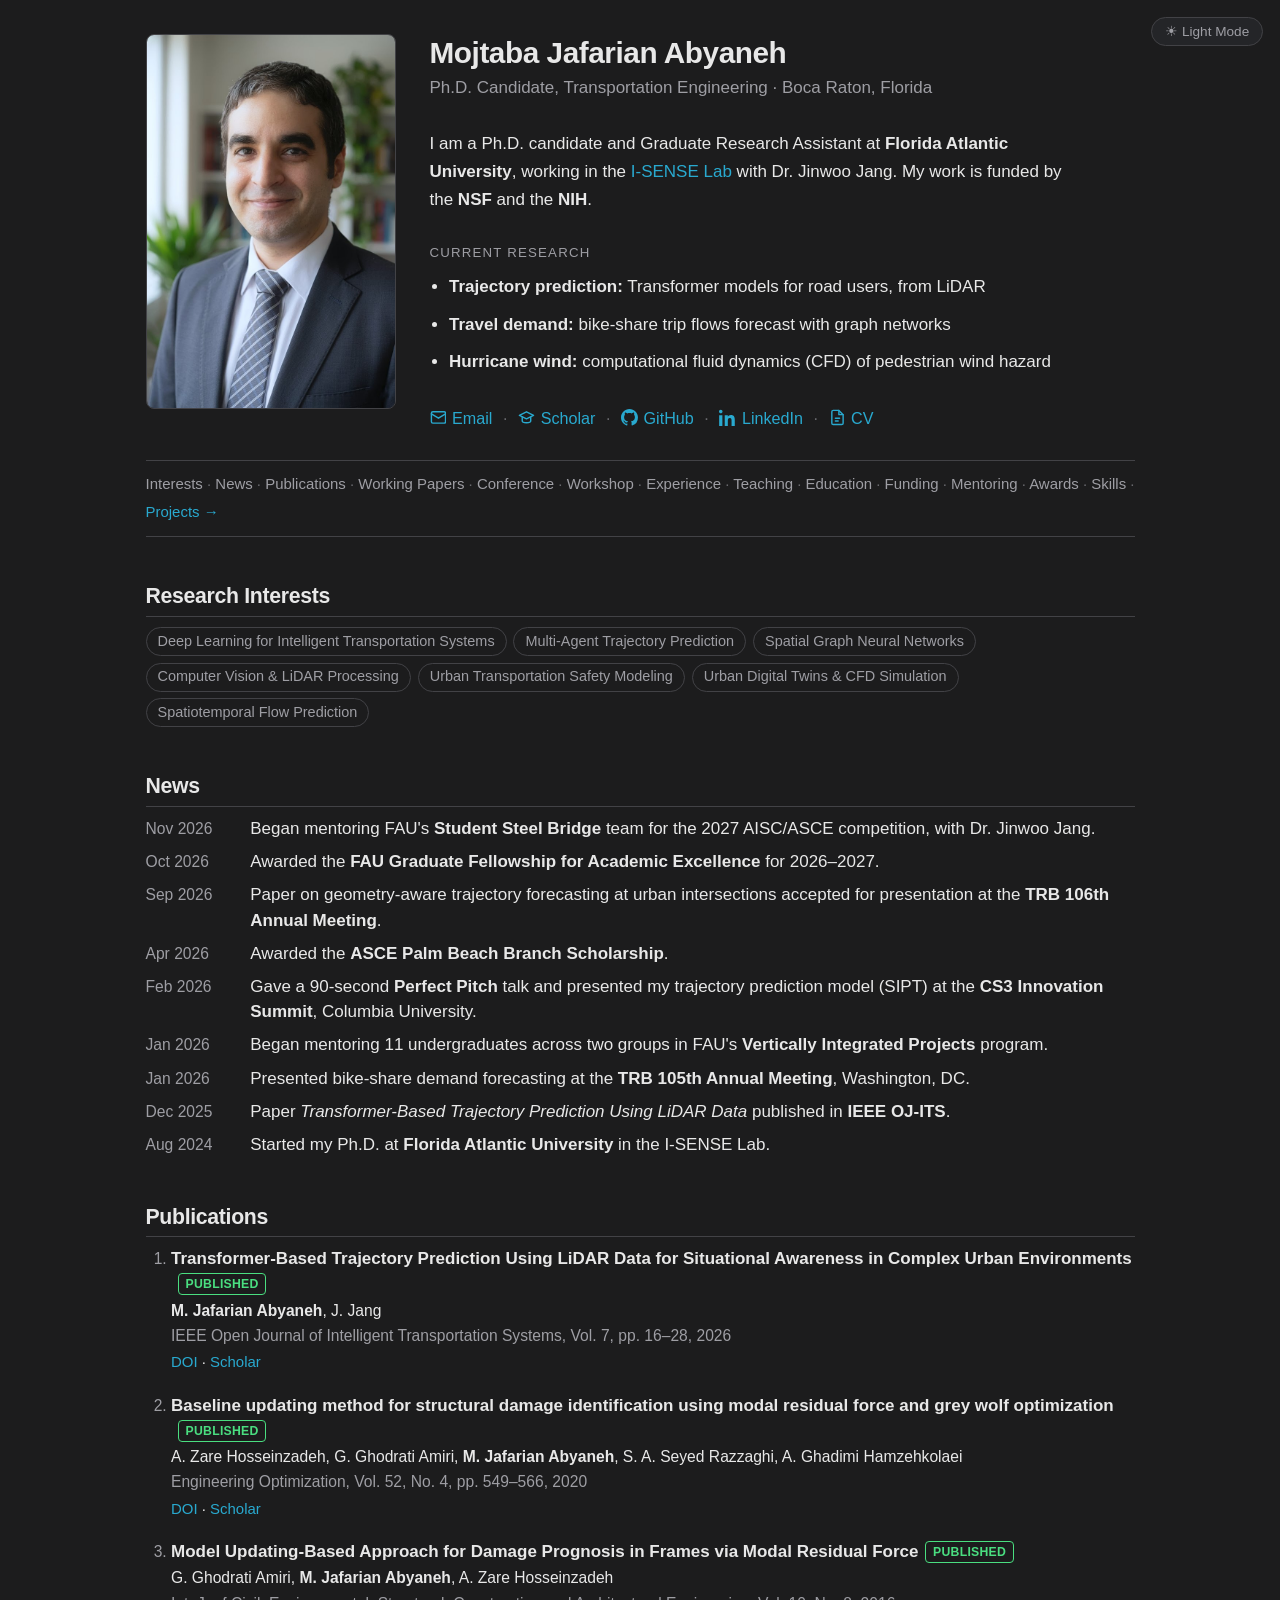
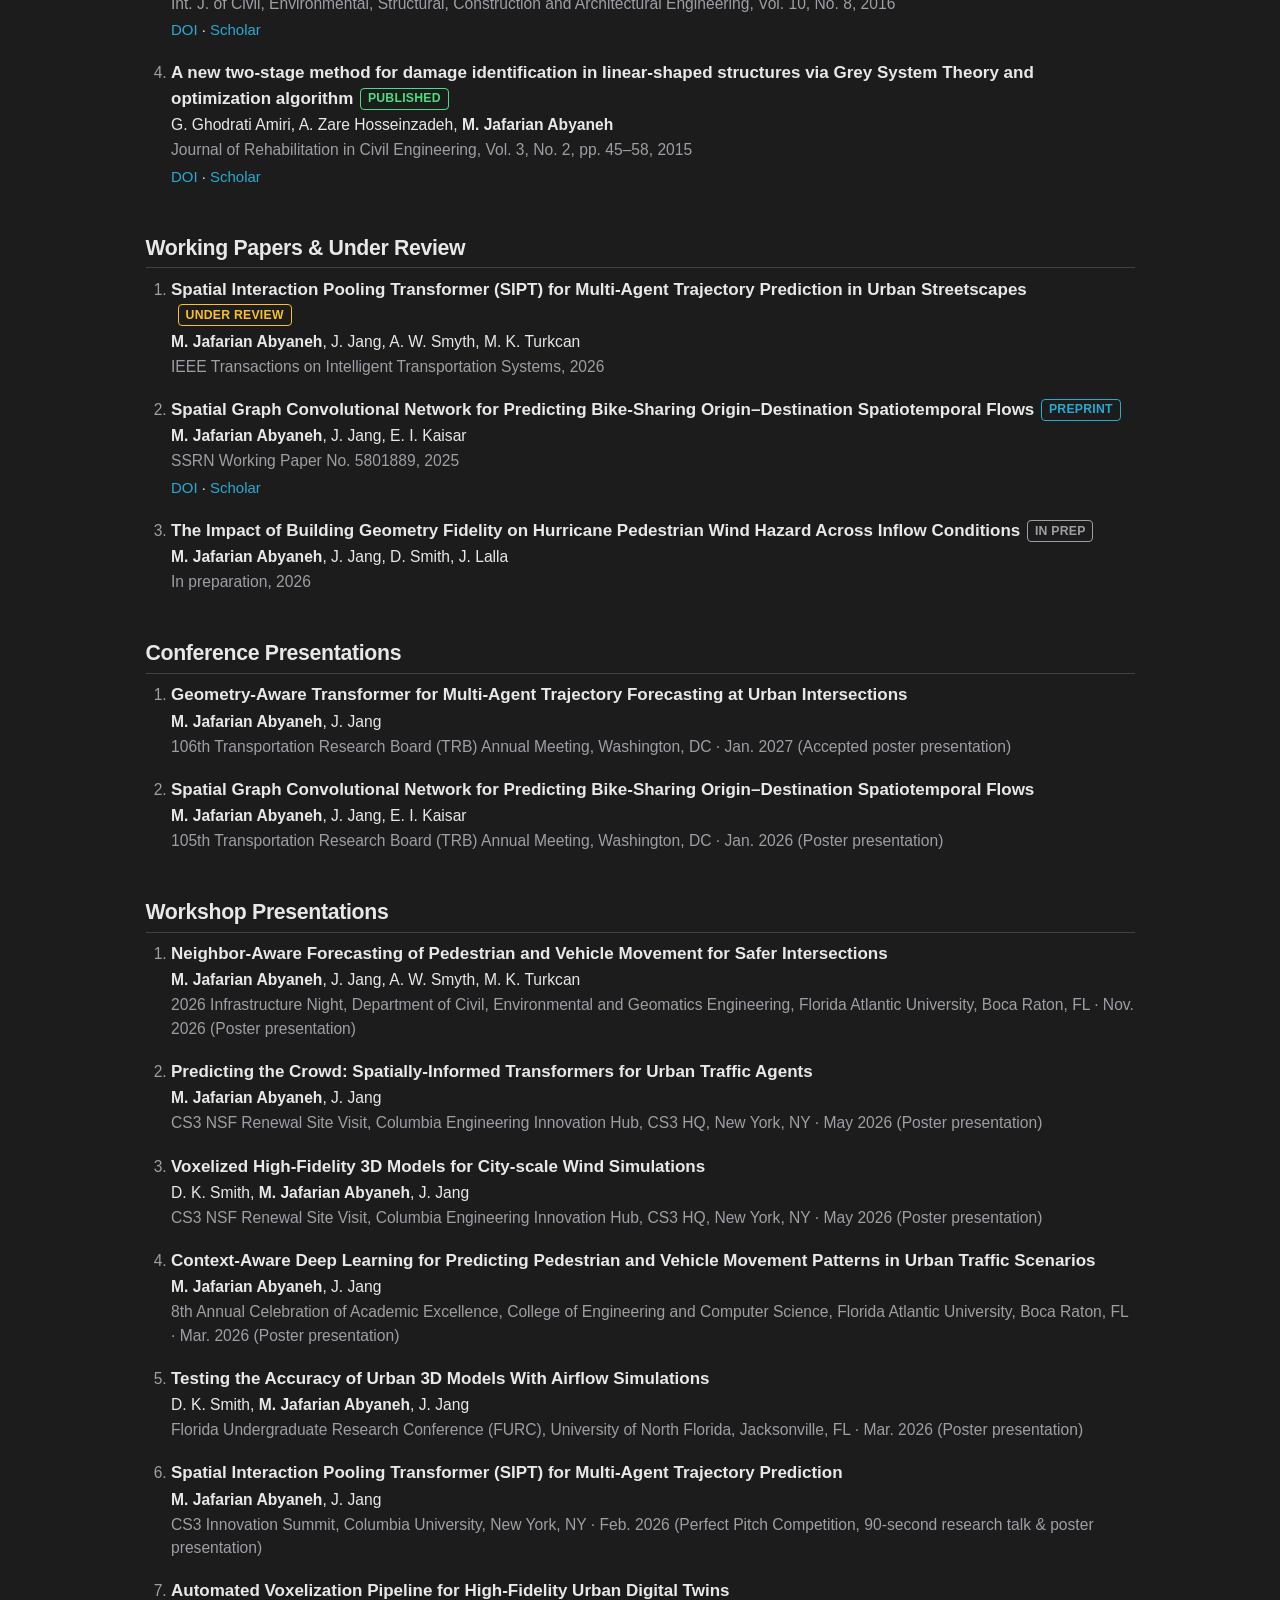
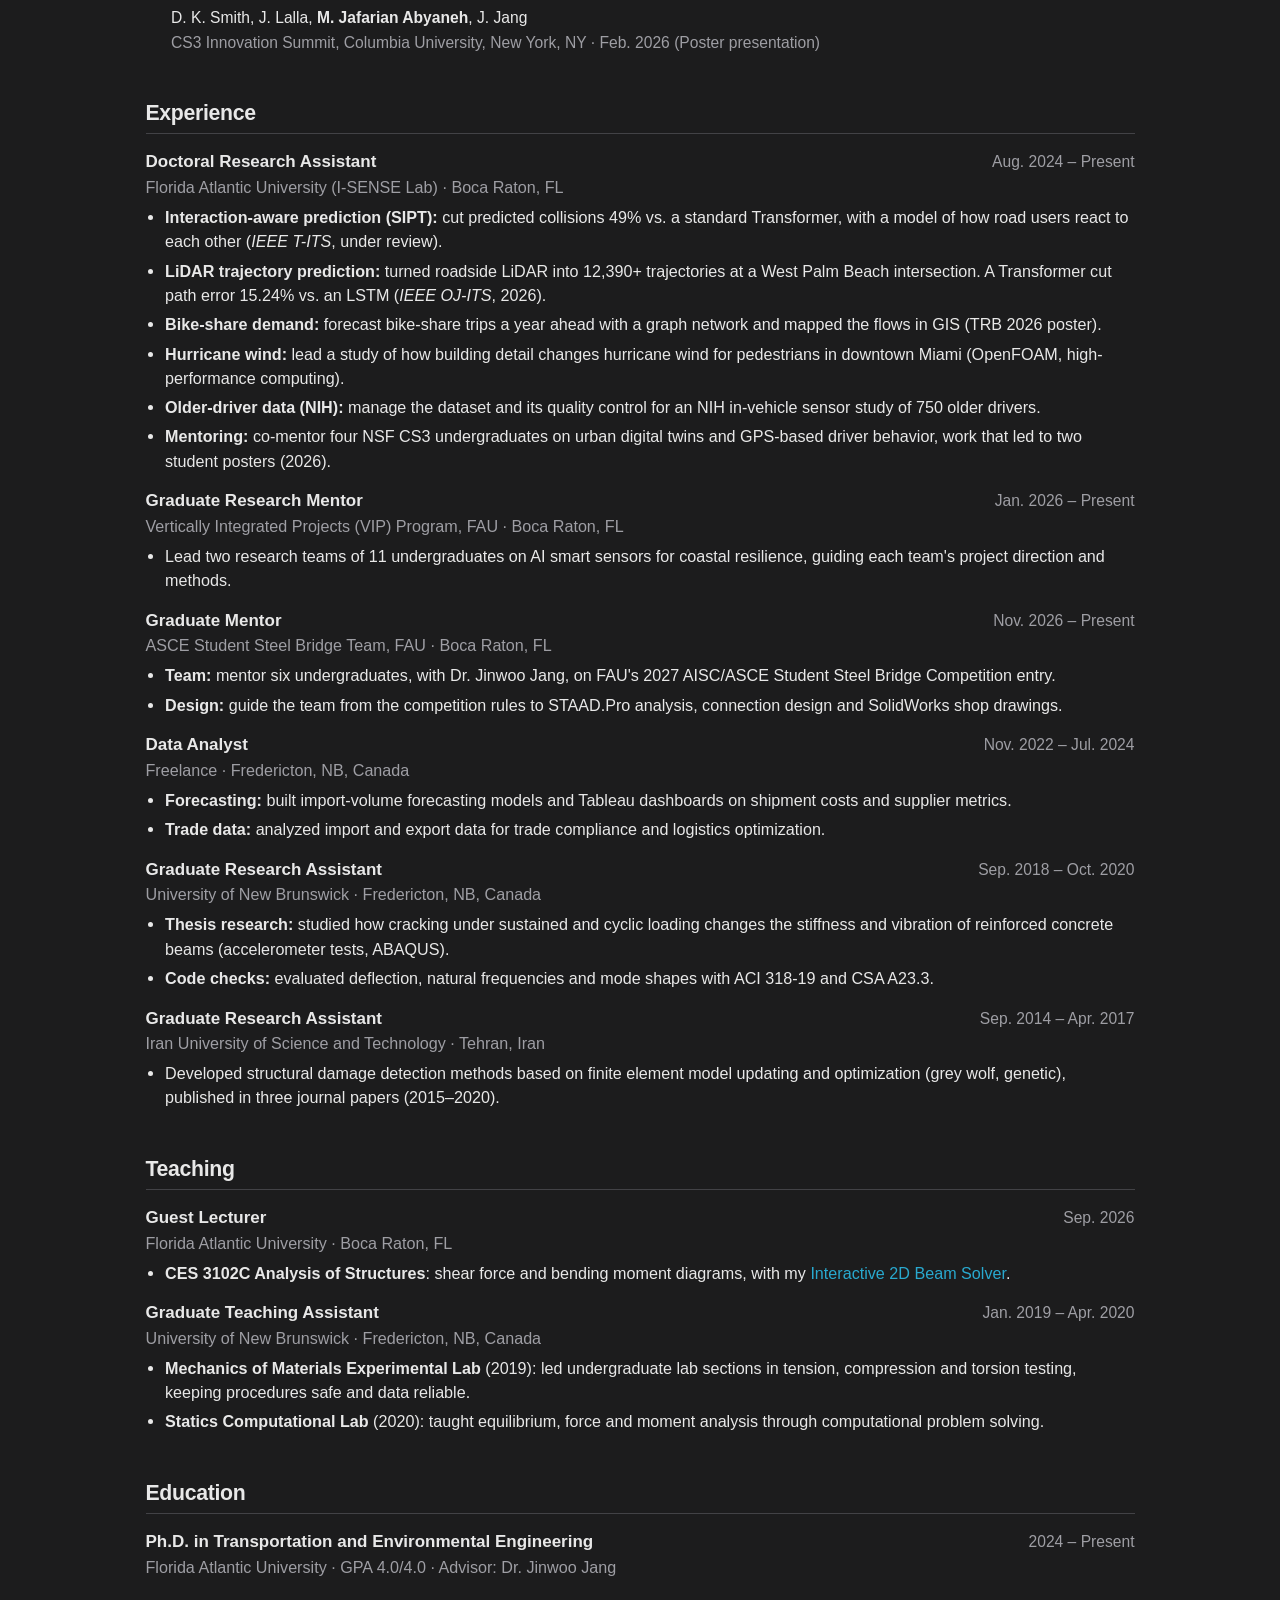
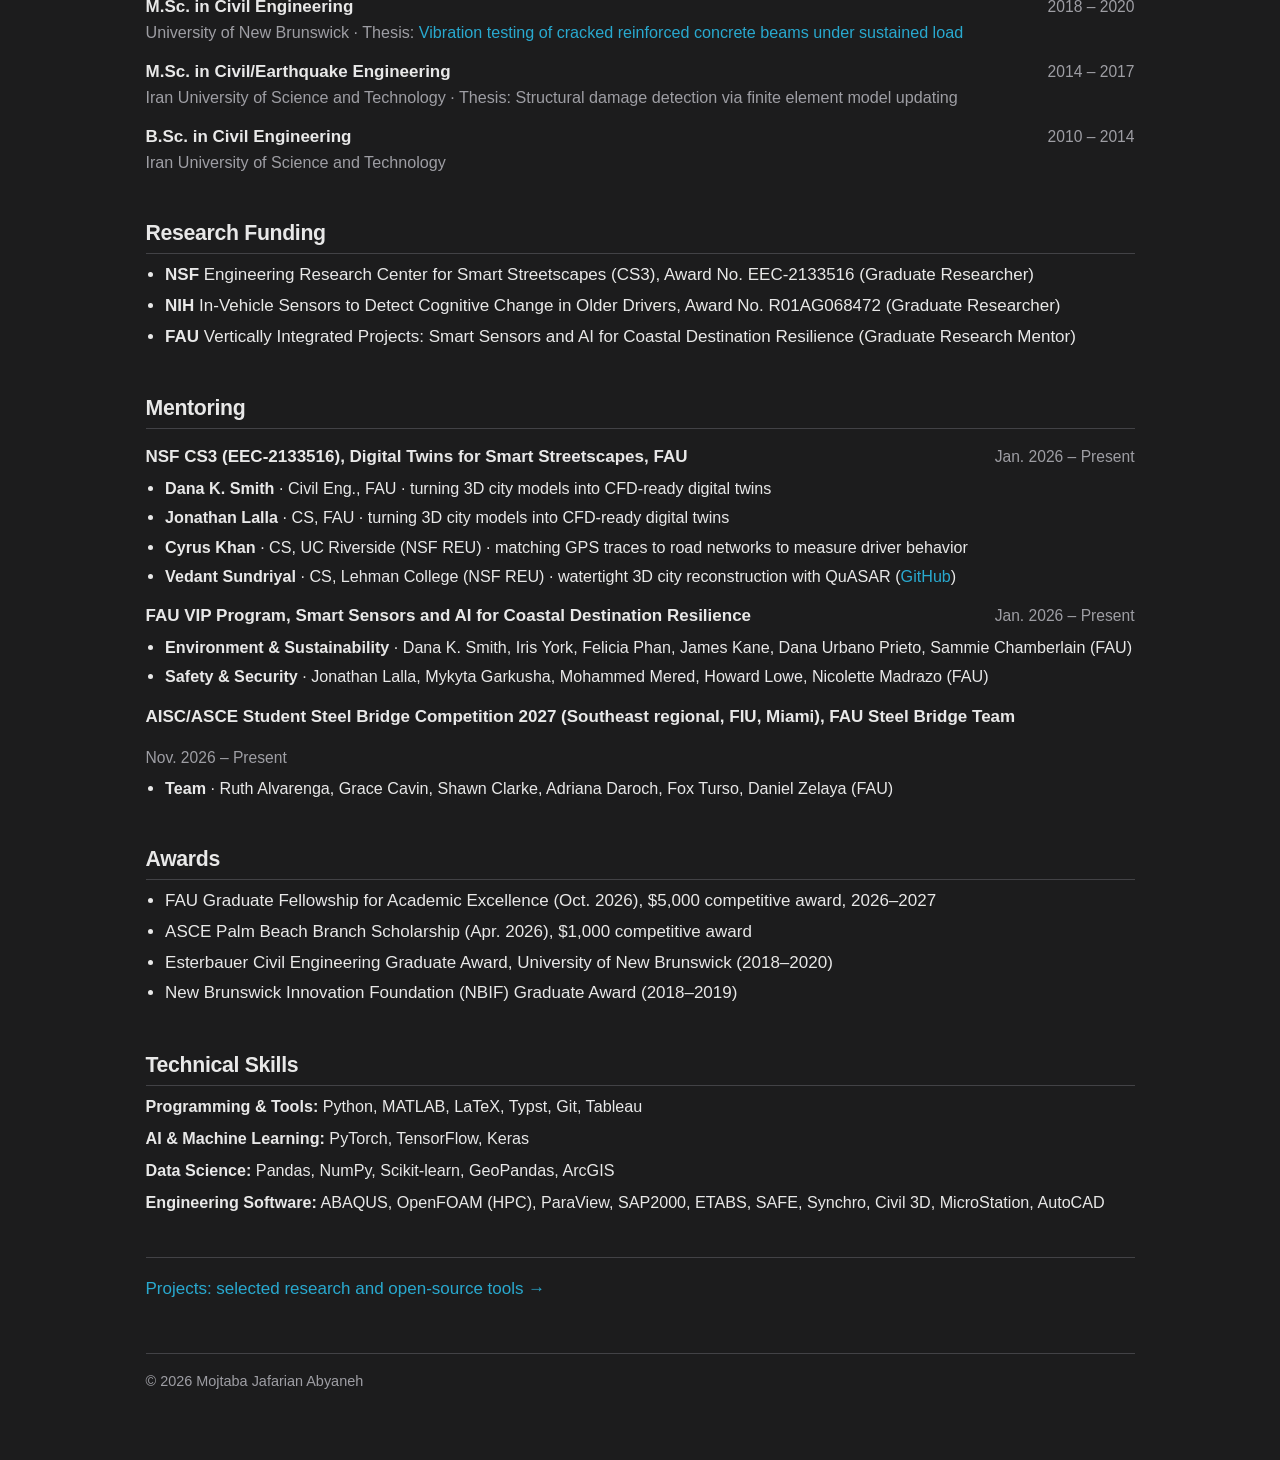
<file: index.html>
<!doctype html>
<html lang="en">
  <head>
    <meta charset="UTF-8" />
    <meta name="viewport" content="width=device-width, initial-scale=1.0" />

    <title>Mojtaba Jafarian Abyaneh | Ph.D. Candidate, Transportation Engineering</title>
    <meta name="description" content="I am a Ph.D. candidate and Graduate Research Assistant at Florida Atlantic University, working in the I-SENSE Lab with Dr. Jinwoo Jang. My work is funded by the NSF and the NIH." />
    <meta name="author" content="Mojtaba Jafarian Abyaneh" />
    <meta name="robots" content="index, follow, max-image-preview:large" />
    <link rel="canonical" href="https://mojtaba-ja.github.io/" />
    <meta name="google-site-verification" content="B2QqojRW1LKfEUjStZuc9L0hT_cprjbRgYsFQrWjpzM" />
    <meta name="msvalidate.01" content="AF2042ABB00E720DFEB8D8479C84F0A4" />


    <meta property="og:type" content="website" />
    <meta property="og:site_name" content="Mojtaba Jafarian Abyaneh" />
    <meta property="og:title" content="Mojtaba Jafarian Abyaneh | Ph.D. Candidate, Transportation Engineering" />
    <meta property="og:description" content="I am a Ph.D. candidate and Graduate Research Assistant at Florida Atlantic University, working in the I-SENSE Lab with Dr. Jinwoo Jang. My work is funded by the NSF and the NIH." />
    <meta property="og:url" content="https://mojtaba-ja.github.io/" />
    <meta property="og:image" content="https://mojtaba-ja.github.io/assets/profile.jpg" />
    <meta name="twitter:card" content="summary" />
    <meta name="twitter:title" content="Mojtaba Jafarian Abyaneh | Ph.D. Candidate, Transportation Engineering" />
    <meta name="twitter:description" content="I am a Ph.D. candidate and Graduate Research Assistant at Florida Atlantic University, working in the I-SENSE Lab with Dr. Jinwoo Jang. My work is funded by the NSF and the NIH." />
    <meta name="twitter:image" content="https://mojtaba-ja.github.io/assets/profile.jpg" />

    <link rel="icon" type="image/png" sizes="192x192" href="assets/favicon.png?v=98e14004" />
    <link rel="apple-touch-icon" href="assets/favicon.png?v=98e14004" />
    <link rel="stylesheet" href="assets/style.css?v=04615970" />

    <script type="application/ld+json">
{
  "@context": "https://schema.org",
  "@type": "Person",
  "name": "Mojtaba Jafarian Abyaneh",
  "alternateName": [
    "Mojtaba Jafarian",
    "M. Jafarian Abyaneh"
  ],
  "url": "https://mojtaba-ja.github.io/",
  "image": "https://mojtaba-ja.github.io/assets/profile.jpg",
  "jobTitle": "Ph.D. Candidate, Transportation Engineering",
  "homeLocation": {
    "@type": "Place",
    "name": "Boca Raton, Florida"
  },
  "description": "I am a Ph.D. candidate and Graduate Research Assistant at Florida Atlantic University, working in the I-SENSE Lab with Dr. Jinwoo Jang. My work is funded by the NSF and the NIH.",
  "affiliation": {
    "@type": "CollegeOrUniversity",
    "name": "Florida Atlantic University",
    "url": "https://www.fau.edu/"
  },
  "alumniOf": [
    {
      "@type": "CollegeOrUniversity",
      "name": "University of New Brunswick"
    },
    {
      "@type": "CollegeOrUniversity",
      "name": "Iran University of Science and Technology"
    }
  ],
  "knowsAbout": [
    "Deep Learning for Intelligent Transportation Systems",
    "Multi-Agent Trajectory Prediction",
    "Spatial Graph Neural Networks",
    "Computer Vision & LiDAR Processing",
    "Urban Transportation Safety Modeling",
    "Urban Digital Twins & CFD Simulation",
    "Spatiotemporal Flow Prediction"
  ],
  "sameAs": [
    "https://scholar.google.com/citations?user=VOvMEmIAAAAJ&hl=en",
    "https://github.com/mojtaba-ja",
    "https://linkedin.com/in/mojtaba-ja",
    "https://orcid.org/0009-0006-0556-5520"
  ]
}
    </script>

    <script>
      // Apply the saved theme before first paint, so the page never flashes.
      (function () {
        try {
          var t = localStorage.getItem("theme");
          if (t === "light" || t === "dark")
            document.documentElement.setAttribute("data-theme", t);
        } catch (e) {}
      })();
    </script>
  </head>

  <body>
    <button id="theme-toggle" type="button">
      <span class="when-dark">&#9728;&#65038; Light Mode</span>
      <span class="when-light">&#9789; Dark Mode</span>
    </button>
    <main class="container">

    <header class="masthead">
      <img class="avatar" src="assets/profile.jpg" alt="Mojtaba Jafarian Abyaneh" width="250" height="375">
      <div class="identity">
        <h1>Mojtaba Jafarian Abyaneh</h1>
        <div class="subtitle">Ph.D. Candidate, Transportation Engineering <span class="sep">&middot;</span> Boca Raton, Florida</div>
        <p>I am a Ph.D. candidate and Graduate Research Assistant at
        <strong>Florida Atlantic University</strong>, working in the
        <a href="https://www.fau.edu/research/smart/" target="_blank" rel="noopener">I-SENSE Lab</a>
        with Dr. Jinwoo Jang. My work is funded by the <strong>NSF</strong> and
        the <strong>NIH</strong>.</p>
        
        <div class="lede-title">Current research</div>
        <ul class="lede-points"><li><strong>Trajectory prediction:</strong> Transformer models for road users, from LiDAR</li><li><strong>Travel demand:</strong> bike-share trip flows forecast with graph networks</li><li><strong>Hurricane wind:</strong> computational fluid dynamics (CFD) of pedestrian wind hazard</li></ul>
        <div class="linkrow"><a href="mailto:mjafarianaby2023@fau.edu"><svg viewBox="0 0 24 24" fill="none" stroke="currentColor" stroke-width="2" stroke-linecap="round" stroke-linejoin="round" aria-hidden="true"><rect x="2" y="4" width="20" height="16" rx="2"/><path d="m2 7 10 6 10-6"/></svg>Email</a><span class="sep">&middot;</span><a href="https://scholar.google.com/citations?user=VOvMEmIAAAAJ&hl=en" target="_blank" rel="noopener noreferrer"><svg viewBox="0 0 24 24" fill="none" stroke="currentColor" stroke-width="2" stroke-linecap="round" stroke-linejoin="round" aria-hidden="true"><path d="M12 4 2 9l10 5 10-5-10-5Z"/><path d="M6 11.5V17c0 1.3 2.7 2.5 6 2.5s6-1.2 6-2.5v-5.5"/></svg>Scholar</a><span class="sep">&middot;</span><a href="https://github.com/mojtaba-ja" target="_blank" rel="noopener noreferrer"><svg viewBox="0 0 16 16" fill="currentColor" aria-hidden="true"><path d="M8 0C3.58 0 0 3.58 0 8c0 3.54 2.29 6.53 5.47 7.59.4.07.55-.17.55-.38 0-.19-.01-.82-.01-1.49-2.01.37-2.53-.49-2.69-.94-.09-.23-.48-.94-.82-1.13-.28-.15-.68-.52-.01-.53.63-.01 1.08.58 1.23.82.72 1.21 1.87.87 2.33.66.07-.52.28-.87.51-1.07-1.78-.2-3.64-.89-3.64-3.95 0-.87.31-1.59.82-2.15-.08-.2-.36-1.02.08-2.12 0 0 .67-.21 2.2.82.64-.18 1.32-.27 2-.27s1.36.09 2 .27c1.53-1.04 2.2-.82 2.2-.82.44 1.1.16 1.92.08 2.12.51.56.82 1.27.82 2.15 0 3.07-1.87 3.75-3.65 3.95.29.25.54.73.54 1.48 0 1.07-.01 1.93-.01 2.2 0 .21.15.46.55.38A8.01 8.01 0 0 0 16 8c0-4.42-3.58-8-8-8Z"/></svg>GitHub</a><span class="sep">&middot;</span><a href="https://linkedin.com/in/mojtaba-ja" target="_blank" rel="noopener noreferrer"><svg viewBox="0 0 24 24" fill="currentColor" aria-hidden="true"><path d="M4.98 3.5C4.98 4.88 3.87 6 2.5 6S0 4.88 0 3.5 1.12 1 2.5 1s2.48 1.12 2.48 2.5ZM.22 8.98h4.56V24H.22V8.98Zm7.9 0h4.37v2.05h.06c.61-1.15 2.1-2.36 4.32-2.36 4.62 0 5.47 3.04 5.47 7V24h-4.56v-7.38c0-1.76-.03-4.02-2.45-4.02-2.45 0-2.83 1.92-2.83 3.9V24H8.12V8.98Z"/></svg>LinkedIn</a><span class="sep">&middot;</span><a href="assets/cv.pdf" target="_blank" rel="noopener noreferrer"><svg viewBox="0 0 24 24" fill="none" stroke="currentColor" stroke-width="2" stroke-linecap="round" stroke-linejoin="round" aria-hidden="true"><path d="M14 2H6a2 2 0 0 0-2 2v16a2 2 0 0 0 2 2h12a2 2 0 0 0 2-2V8Z"/><path d="M14 2v6h6"/><path d="M9 13h6M9 17h4"/></svg>CV</a></div>
      </div>
    </header>
<nav class="sectionnav" aria-label="Sections"><a href="#interests">Interests</a><span class="sep"> &middot; </span><a href="#news">News</a><span class="sep"> &middot; </span><a href="#publications">Publications</a><span class="sep"> &middot; </span><a href="#working-papers">Working Papers</a><span class="sep"> &middot; </span><a href="#conference">Conference</a><span class="sep"> &middot; </span><a href="#workshop">Workshop</a><span class="sep"> &middot; </span><a href="#experience">Experience</a><span class="sep"> &middot; </span><a href="#teaching">Teaching</a><span class="sep"> &middot; </span><a href="#education">Education</a><span class="sep"> &middot; </span><a href="#funding">Funding</a><span class="sep"> &middot; </span><a href="#mentoring">Mentoring</a><span class="sep"> &middot; </span><a href="#awards">Awards</a><span class="sep"> &middot; </span><a href="#skills">Skills</a><span class="sep"> &middot; </span><a class="navcv" href="projects/">Projects &rarr;</a></nav>
<section id="interests"><h2>Research Interests</h2><div class="tags"><span class="tag">Deep Learning for Intelligent Transportation Systems</span><span class="tag">Multi-Agent Trajectory Prediction</span><span class="tag">Spatial Graph Neural Networks</span><span class="tag">Computer Vision &amp; LiDAR Processing</span><span class="tag">Urban Transportation Safety Modeling</span><span class="tag">Urban Digital Twins &amp; CFD Simulation</span><span class="tag">Spatiotemporal Flow Prediction</span></div></section>
<section id="news"><h2>News</h2><ul class="news"><li><span class="when">Nov 2026</span><span class="what">Began mentoring FAU's <strong>Student Steel Bridge</strong> team for the 2027 AISC/ASCE competition, with Dr. Jinwoo Jang.</span></li><li><span class="when">Oct 2026</span><span class="what">Awarded the <strong>FAU Graduate Fellowship for Academic Excellence</strong> for 2026–2027.</span></li><li><span class="when">Sep 2026</span><span class="what">Paper on geometry-aware trajectory forecasting at urban intersections accepted for presentation at the <strong>TRB 106th Annual Meeting</strong>.</span></li><li><span class="when">Apr 2026</span><span class="what">Awarded the <strong>ASCE Palm Beach Branch Scholarship</strong>.</span></li><li><span class="when">Feb 2026</span><span class="what">Gave a 90-second <strong>Perfect Pitch</strong> talk and presented my trajectory prediction model (SIPT) at the <strong>CS3 Innovation Summit</strong>, Columbia University.</span></li><li><span class="when">Jan 2026</span><span class="what">Began mentoring 11 undergraduates across two groups in FAU's <strong>Vertically Integrated Projects</strong> program.</span></li><li><span class="when">Jan 2026</span><span class="what">Presented bike-share demand forecasting at the <strong>TRB 105th Annual Meeting</strong>, Washington, DC.</span></li><li><span class="when">Dec 2025</span><span class="what">Paper <em>Transformer-Based Trajectory Prediction Using LiDAR Data</em> published in <strong>IEEE OJ-ITS</strong>.</span></li><li><span class="when">Aug 2024</span><span class="what">Started my Ph.D. at <strong>Florida Atlantic University</strong> in the I-SENSE Lab.</span></li></ul></section>
<section id="publications"><h2>Publications</h2><ol class="pubs">
        <li>
          <div class="pub-title"><a href="https://doi.org/10.1109/OJITS.2025.3640002" target="_blank" rel="noopener noreferrer">Transformer-Based Trajectory Prediction Using LiDAR Data for Situational Awareness in Complex Urban Environments</a><span class="badge badge-published">Published</span></div>
          <div class="pub-authors"><strong>M. Jafarian Abyaneh</strong>, J. Jang</div>
          <div class="pub-venue">IEEE Open Journal of Intelligent Transportation Systems, Vol. 7, pp. 16–28, 2026</div>
          <div class="pub-links"><a href="https://doi.org/10.1109/OJITS.2025.3640002" target="_blank" rel="noopener noreferrer">DOI</a><span class="sep"> &middot; </span><a href="https://scholar.google.com/citations?view_op=view_citation&hl=en&user=VOvMEmIAAAAJ&citation_for_view=VOvMEmIAAAAJ:Tyk-4Ss8FVUC" target="_blank" rel="noopener noreferrer">Scholar</a></div>
        </li>
        <li>
          <div class="pub-title"><a href="https://doi.org/10.1080/0305215X.2019.1593400" target="_blank" rel="noopener noreferrer">Baseline updating method for structural damage identification using modal residual force and grey wolf optimization</a><span class="badge badge-published">Published</span></div>
          <div class="pub-authors">A. Zare Hosseinzadeh, G. Ghodrati Amiri, <strong>M. Jafarian Abyaneh</strong>, S. A. Seyed Razzaghi, A. Ghadimi Hamzehkolaei</div>
          <div class="pub-venue">Engineering Optimization, Vol. 52, No. 4, pp. 549–566, 2020</div>
          <div class="pub-links"><a href="https://doi.org/10.1080/0305215X.2019.1593400" target="_blank" rel="noopener noreferrer">DOI</a><span class="sep"> &middot; </span><a href="https://scholar.google.com/citations?view_op=view_citation&hl=en&user=VOvMEmIAAAAJ&citation_for_view=VOvMEmIAAAAJ:u-x6o8ySG0sC" target="_blank" rel="noopener noreferrer">Scholar</a></div>
        </li>
        <li>
          <div class="pub-title"><a href="https://doi.org/10.5281/zenodo.1125800" target="_blank" rel="noopener noreferrer">Model Updating-Based Approach for Damage Prognosis in Frames via Modal Residual Force</a><span class="badge badge-published">Published</span></div>
          <div class="pub-authors">G. Ghodrati Amiri, <strong>M. Jafarian Abyaneh</strong>, A. Zare Hosseinzadeh</div>
          <div class="pub-venue">Int. J. of Civil, Environmental, Structural, Construction and Architectural Engineering, Vol. 10, No. 8, 2016</div>
          <div class="pub-links"><a href="https://doi.org/10.5281/zenodo.1125800" target="_blank" rel="noopener noreferrer">DOI</a><span class="sep"> &middot; </span><a href="https://scholar.google.com/citations?view_op=view_citation&hl=en&user=VOvMEmIAAAAJ&citation_for_view=VOvMEmIAAAAJ:u5HHmVD_uO8C" target="_blank" rel="noopener noreferrer">Scholar</a></div>
        </li>
        <li>
          <div class="pub-title"><a href="https://doi.org/10.22075/jrce.2016.369" target="_blank" rel="noopener noreferrer">A new two-stage method for damage identification in linear-shaped structures via Grey System Theory and optimization algorithm</a><span class="badge badge-published">Published</span></div>
          <div class="pub-authors">G. Ghodrati Amiri, A. Zare Hosseinzadeh, <strong>M. Jafarian Abyaneh</strong></div>
          <div class="pub-venue">Journal of Rehabilitation in Civil Engineering, Vol. 3, No. 2, pp. 45–58, 2015</div>
          <div class="pub-links"><a href="https://doi.org/10.22075/jrce.2016.369" target="_blank" rel="noopener noreferrer">DOI</a><span class="sep"> &middot; </span><a href="https://scholar.google.com/citations?view_op=view_citation&hl=en&user=VOvMEmIAAAAJ&citation_for_view=VOvMEmIAAAAJ:d1gkVwhDpl0C" target="_blank" rel="noopener noreferrer">Scholar</a></div>
        </li></ol></section>
<section id="working-papers"><h2>Working Papers &amp; Under Review</h2><ol class="pubs">
        <li>
          <div class="pub-title">Spatial Interaction Pooling Transformer (SIPT) for Multi-Agent Trajectory Prediction in Urban Streetscapes<span class="badge badge-review">Under Review</span></div>
          <div class="pub-authors"><strong>M. Jafarian Abyaneh</strong>, J. Jang, A. W. Smyth, M. K. Turkcan</div>
          <div class="pub-venue">IEEE Transactions on Intelligent Transportation Systems, 2026</div>
          
        </li>
        <li>
          <div class="pub-title"><a href="https://doi.org/10.2139/ssrn.5801889" target="_blank" rel="noopener noreferrer">Spatial Graph Convolutional Network for Predicting Bike-Sharing Origin–Destination Spatiotemporal Flows</a><span class="badge badge-preprint">Preprint</span></div>
          <div class="pub-authors"><strong>M. Jafarian Abyaneh</strong>, J. Jang, E. I. Kaisar</div>
          <div class="pub-venue">SSRN Working Paper No. 5801889, 2025</div>
          <div class="pub-links"><a href="https://doi.org/10.2139/ssrn.5801889" target="_blank" rel="noopener noreferrer">DOI</a><span class="sep"> &middot; </span><a href="https://scholar.google.com/citations?view_op=view_citation&hl=en&user=VOvMEmIAAAAJ&citation_for_view=VOvMEmIAAAAJ:IjCSPb-OGe4C" target="_blank" rel="noopener noreferrer">Scholar</a></div>
        </li>
        <li>
          <div class="pub-title">The Impact of Building Geometry Fidelity on Hurricane Pedestrian Wind Hazard Across Inflow Conditions<span class="badge badge-prep">In Prep</span></div>
          <div class="pub-authors"><strong>M. Jafarian Abyaneh</strong>, J. Jang, D. Smith, J. Lalla</div>
          <div class="pub-venue">In preparation, 2026</div>
          
        </li></ol></section>
<section id="conference"><h2>Conference Presentations</h2><ol class="pubs">
        <li>
          <div class="pub-title">Geometry-Aware Transformer for Multi-Agent Trajectory Forecasting at Urban Intersections</div>
          <div class="pub-authors"><strong>M. Jafarian Abyaneh</strong>, J. Jang</div>
          <div class="pub-venue">106th Transportation Research Board (TRB) Annual Meeting, Washington, DC &middot; Jan. 2027 <span class="muted">(Accepted poster presentation)</span></div>
        </li>
        <li>
          <div class="pub-title">Spatial Graph Convolutional Network for Predicting Bike-Sharing Origin–Destination Spatiotemporal Flows</div>
          <div class="pub-authors"><strong>M. Jafarian Abyaneh</strong>, J. Jang, E. I. Kaisar</div>
          <div class="pub-venue">105th Transportation Research Board (TRB) Annual Meeting, Washington, DC &middot; Jan. 2026 <span class="muted">(Poster presentation)</span></div>
        </li></ol></section>
<section id="workshop"><h2>Workshop Presentations</h2><ol class="pubs">
        <li>
          <div class="pub-title">Neighbor-Aware Forecasting of Pedestrian and Vehicle Movement for Safer Intersections</div>
          <div class="pub-authors"><strong>M. Jafarian Abyaneh</strong>, J. Jang, A. W. Smyth, M. K. Turkcan</div>
          <div class="pub-venue">2026 Infrastructure Night, Department of Civil, Environmental and Geomatics Engineering, Florida Atlantic University, Boca Raton, FL &middot; Nov. 2026 <span class="muted">(Poster presentation)</span></div>
        </li>
        <li>
          <div class="pub-title">Predicting the Crowd: Spatially-Informed Transformers for Urban Traffic Agents</div>
          <div class="pub-authors"><strong>M. Jafarian Abyaneh</strong>, J. Jang</div>
          <div class="pub-venue">CS3 NSF Renewal Site Visit, Columbia Engineering Innovation Hub, CS3 HQ, New York, NY &middot; May 2026 <span class="muted">(Poster presentation)</span></div>
        </li>
        <li>
          <div class="pub-title">Voxelized High-Fidelity 3D Models for City-scale Wind Simulations</div>
          <div class="pub-authors">D. K. Smith, <strong>M. Jafarian Abyaneh</strong>, J. Jang</div>
          <div class="pub-venue">CS3 NSF Renewal Site Visit, Columbia Engineering Innovation Hub, CS3 HQ, New York, NY &middot; May 2026 <span class="muted">(Poster presentation)</span></div>
        </li>
        <li>
          <div class="pub-title">Context-Aware Deep Learning for Predicting Pedestrian and Vehicle Movement Patterns in Urban Traffic Scenarios</div>
          <div class="pub-authors"><strong>M. Jafarian Abyaneh</strong>, J. Jang</div>
          <div class="pub-venue">8th Annual Celebration of Academic Excellence, College of Engineering and Computer Science, Florida Atlantic University, Boca Raton, FL &middot; Mar. 2026 <span class="muted">(Poster presentation)</span></div>
        </li>
        <li>
          <div class="pub-title">Testing the Accuracy of Urban 3D Models With Airflow Simulations</div>
          <div class="pub-authors">D. K. Smith, <strong>M. Jafarian Abyaneh</strong>, J. Jang</div>
          <div class="pub-venue">Florida Undergraduate Research Conference (FURC), University of North Florida, Jacksonville, FL &middot; Mar. 2026 <span class="muted">(Poster presentation)</span></div>
        </li>
        <li>
          <div class="pub-title">Spatial Interaction Pooling Transformer (SIPT) for Multi-Agent Trajectory Prediction</div>
          <div class="pub-authors"><strong>M. Jafarian Abyaneh</strong>, J. Jang</div>
          <div class="pub-venue">CS3 Innovation Summit, Columbia University, New York, NY &middot; Feb. 2026 <span class="muted">(Perfect Pitch Competition, 90-second research talk &amp; poster presentation)</span></div>
        </li>
        <li>
          <div class="pub-title">Automated Voxelization Pipeline for High-Fidelity Urban Digital Twins</div>
          <div class="pub-authors">D. K. Smith, J. Lalla, <strong>M. Jafarian Abyaneh</strong>, J. Jang</div>
          <div class="pub-venue">CS3 Innovation Summit, Columbia University, New York, NY &middot; Feb. 2026 <span class="muted">(Poster presentation)</span></div>
        </li></ol></section>
<section id="experience"><h2>Experience</h2>
      <div class="entry">
        <div class="entry-head">
          <span class="entry-role">Doctoral Research Assistant</span>
          <span class="entry-when">Aug. 2024 – Present</span>
        </div>
        <div class="entry-org">Florida Atlantic University (I-SENSE Lab) &middot; Boca Raton, FL</div>
        <ul><li><strong>Interaction-aware prediction (SIPT):</strong> cut predicted collisions 49% vs. a standard Transformer, with a model of how road users react to each other (<em>IEEE T-ITS</em>, under review).</li><li><strong>LiDAR trajectory prediction:</strong> turned roadside LiDAR into 12,390+ trajectories at a West Palm Beach intersection. A Transformer cut path error 15.24% vs. an LSTM (<em>IEEE OJ-ITS</em>, 2026).</li><li><strong>Bike-share demand:</strong> forecast bike-share trips a year ahead with a graph network and mapped the flows in GIS (TRB 2026 poster).</li><li><strong>Hurricane wind:</strong> lead a study of how building detail changes hurricane wind for pedestrians in downtown Miami (OpenFOAM, high-performance computing).</li><li><strong>Older-driver data (NIH):</strong> manage the dataset and its quality control for an NIH in-vehicle sensor study of 750 older drivers.</li><li><strong>Mentoring:</strong> co-mentor four NSF CS3 undergraduates on urban digital twins and GPS-based driver behavior, work that led to two student posters (2026).</li></ul>
      </div>
      <div class="entry">
        <div class="entry-head">
          <span class="entry-role">Graduate Research Mentor</span>
          <span class="entry-when">Jan. 2026 – Present</span>
        </div>
        <div class="entry-org">Vertically Integrated Projects (VIP) Program, FAU &middot; Boca Raton, FL</div>
        <ul><li>Lead two research teams of 11 undergraduates on AI smart sensors for coastal resilience, guiding each team's project direction and methods.</li></ul>
      </div>
      <div class="entry">
        <div class="entry-head">
          <span class="entry-role">Graduate Mentor</span>
          <span class="entry-when">Nov. 2026 – Present</span>
        </div>
        <div class="entry-org">ASCE Student Steel Bridge Team, FAU &middot; Boca Raton, FL</div>
        <ul><li><strong>Team:</strong> mentor six undergraduates, with Dr. Jinwoo Jang, on FAU's 2027 AISC/ASCE Student Steel Bridge Competition entry.</li><li><strong>Design:</strong> guide the team from the competition rules to STAAD.Pro analysis, connection design and SolidWorks shop drawings.</li></ul>
      </div>
      <div class="entry">
        <div class="entry-head">
          <span class="entry-role">Data Analyst</span>
          <span class="entry-when">Nov. 2022 – Jul. 2024</span>
        </div>
        <div class="entry-org">Freelance &middot; Fredericton, NB, Canada</div>
        <ul><li><strong>Forecasting:</strong> built import-volume forecasting models and Tableau dashboards on shipment costs and supplier metrics.</li><li><strong>Trade data:</strong> analyzed import and export data for trade compliance and logistics optimization.</li></ul>
      </div>
      <div class="entry">
        <div class="entry-head">
          <span class="entry-role">Graduate Research Assistant</span>
          <span class="entry-when">Sep. 2018 – Oct. 2020</span>
        </div>
        <div class="entry-org">University of New Brunswick &middot; Fredericton, NB, Canada</div>
        <ul><li><strong>Thesis research:</strong> studied how cracking under sustained and cyclic loading changes the stiffness and vibration of reinforced concrete beams (accelerometer tests, ABAQUS).</li><li><strong>Code checks:</strong> evaluated deflection, natural frequencies and mode shapes with ACI 318-19 and CSA A23.3.</li></ul>
      </div>
      <div class="entry">
        <div class="entry-head">
          <span class="entry-role">Graduate Research Assistant</span>
          <span class="entry-when">Sep. 2014 – Apr. 2017</span>
        </div>
        <div class="entry-org">Iran University of Science and Technology &middot; Tehran, Iran</div>
        <ul><li>Developed structural damage detection methods based on finite element model updating and optimization (grey wolf, genetic), published in three journal papers (2015–2020).</li></ul>
      </div></section>
<section id="teaching"><h2>Teaching</h2>
      <div class="entry">
        <div class="entry-head">
          <span class="entry-role">Guest Lecturer</span>
          <span class="entry-when">Sep. 2026</span>
        </div>
        <div class="entry-org">Florida Atlantic University &middot; Boca Raton, FL</div>
        <ul><li><strong>CES 3102C Analysis of Structures</strong>: shear force and bending moment diagrams, with my <a href="https://mojtaba-ja.github.io/interactive-2d-beam-solver/" target="_blank" rel="noopener">Interactive 2D Beam Solver</a>.</li></ul>
      </div>
      <div class="entry">
        <div class="entry-head">
          <span class="entry-role">Graduate Teaching Assistant</span>
          <span class="entry-when">Jan. 2019 – Apr. 2020</span>
        </div>
        <div class="entry-org">University of New Brunswick &middot; Fredericton, NB, Canada</div>
        <ul><li><strong>Mechanics of Materials Experimental Lab</strong> (2019): led undergraduate lab sections in tension, compression and torsion testing, keeping procedures safe and data reliable.</li><li><strong>Statics Computational Lab</strong> (2020): taught equilibrium, force and moment analysis through computational problem solving.</li></ul>
      </div></section>
<section id="education"><h2>Education</h2>
      <div class="entry">
        <div class="entry-head">
          <span class="entry-role">Ph.D. in Transportation and Environmental Engineering</span>
          <span class="entry-when">2024 – Present</span>
        </div>
        <div class="entry-org">Florida Atlantic University &middot; GPA 4.0/4.0 · Advisor: Dr. Jinwoo Jang</div>
      </div>
      <div class="entry">
        <div class="entry-head">
          <span class="entry-role">M.Sc. in Civil Engineering</span>
          <span class="entry-when">2018 – 2020</span>
        </div>
        <div class="entry-org">University of New Brunswick &middot; Thesis: <a href="https://scholar.google.com/citations?view_op=view_citation&hl=en&user=VOvMEmIAAAAJ&citation_for_view=VOvMEmIAAAAJ:UeHWp8X0CEIC" target="_blank" rel="noopener">Vibration testing of cracked reinforced concrete beams under sustained load</a></div>
      </div>
      <div class="entry">
        <div class="entry-head">
          <span class="entry-role">M.Sc. in Civil/Earthquake Engineering</span>
          <span class="entry-when">2014 – 2017</span>
        </div>
        <div class="entry-org">Iran University of Science and Technology &middot; Thesis: Structural damage detection via finite element model updating</div>
      </div>
      <div class="entry">
        <div class="entry-head">
          <span class="entry-role">B.Sc. in Civil Engineering</span>
          <span class="entry-when">2010 – 2014</span>
        </div>
        <div class="entry-org">Iran University of Science and Technology</div>
      </div></section>
<section id="funding"><h2>Research Funding</h2><ul><li><strong>NSF</strong> Engineering Research Center for Smart Streetscapes (CS3), Award No. EEC-2133516 (Graduate Researcher)</li><li><strong>NIH</strong> In-Vehicle Sensors to Detect Cognitive Change in Older Drivers, Award No. R01AG068472 (Graduate Researcher)</li><li><strong>FAU</strong> Vertically Integrated Projects: Smart Sensors and AI for Coastal Destination Resilience (Graduate Research Mentor)</li></ul></section>
<section id="mentoring"><h2>Mentoring</h2>
      <div class="entry">
        <div class="entry-head">
          <span class="entry-role">NSF CS3 (EEC-2133516), Digital Twins for Smart Streetscapes, FAU</span>
          <span class="entry-when">Jan. 2026 – Present</span>
        </div>
        <ul class="roster"><li><strong>Dana K. Smith</strong> &middot; Civil Eng., FAU &middot; turning 3D city models into CFD-ready digital twins</li><li><strong>Jonathan Lalla</strong> &middot; CS, FAU &middot; turning 3D city models into CFD-ready digital twins</li><li><strong>Cyrus Khan</strong> &middot; CS, UC Riverside (NSF REU) &middot; matching GPS traces to road networks to measure driver behavior</li><li><strong>Vedant Sundriyal</strong> &middot; CS, Lehman College (NSF REU) &middot; watertight 3D city reconstruction with QuASAR (<a href="https://github.com/Vedant-Sundriyal/quasar-urban-geometry-reconstruction" target="_blank" rel="noopener">GitHub</a>)</li></ul>
      </div>
      <div class="entry">
        <div class="entry-head">
          <span class="entry-role">FAU VIP Program, Smart Sensors and AI for Coastal Destination Resilience</span>
          <span class="entry-when">Jan. 2026 – Present</span>
        </div>
        <ul class="roster"><li><strong>Environment &amp; Sustainability</strong> &middot; Dana K. Smith, Iris York, Felicia Phan, James Kane, Dana Urbano Prieto, Sammie Chamberlain (FAU)</li><li><strong>Safety &amp; Security</strong> &middot; Jonathan Lalla, Mykyta Garkusha, Mohammed Mered, Howard Lowe, Nicolette Madrazo (FAU)</li></ul>
      </div>
      <div class="entry">
        <div class="entry-head">
          <span class="entry-role">AISC/ASCE Student Steel Bridge Competition 2027 (Southeast regional, FIU, Miami), FAU Steel Bridge Team</span>
          <span class="entry-when">Nov. 2026 – Present</span>
        </div>
        <ul class="roster"><li><strong>Team</strong> &middot; Ruth Alvarenga, Grace Cavin, Shawn Clarke, Adriana Daroch, Fox Turso, Daniel Zelaya (FAU)</li></ul>
      </div></section>
<section id="awards"><h2>Awards</h2><ul><li>FAU Graduate Fellowship for Academic Excellence (Oct. 2026), $5,000 competitive award, 2026–2027</li><li>ASCE Palm Beach Branch Scholarship (Apr. 2026), $1,000 competitive award</li><li>Esterbauer Civil Engineering Graduate Award, University of New Brunswick (2018–2020)</li><li>New Brunswick Innovation Foundation (NBIF) Graduate Award (2018–2019)</li></ul></section>
<section id="skills"><h2>Technical Skills</h2><div class="skill-row"><span class="skill-group">Programming &amp; Tools:</span> Python, MATLAB, LaTeX, Typst, Git, Tableau</div><div class="skill-row"><span class="skill-group">AI &amp; Machine Learning:</span> PyTorch, TensorFlow, Keras</div><div class="skill-row"><span class="skill-group">Data Science:</span> Pandas, NumPy, Scikit-learn, GeoPandas, ArcGIS</div><div class="skill-row"><span class="skill-group">Engineering Software:</span> ABAQUS, OpenFOAM (HPC), ParaView, SAP2000, ETABS, SAFE, Synchro, Civil 3D, MicroStation, AutoCAD</div></section>

    <p class="cta"><a href="projects/">Projects: selected research and
      open-source tools &rarr;</a></p>
<footer>&copy; 2026 Mojtaba Jafarian Abyaneh</footer>
    </main>
    <script src="assets/site.js?v=24590b5b"></script>
  </body>
</html>
</file>
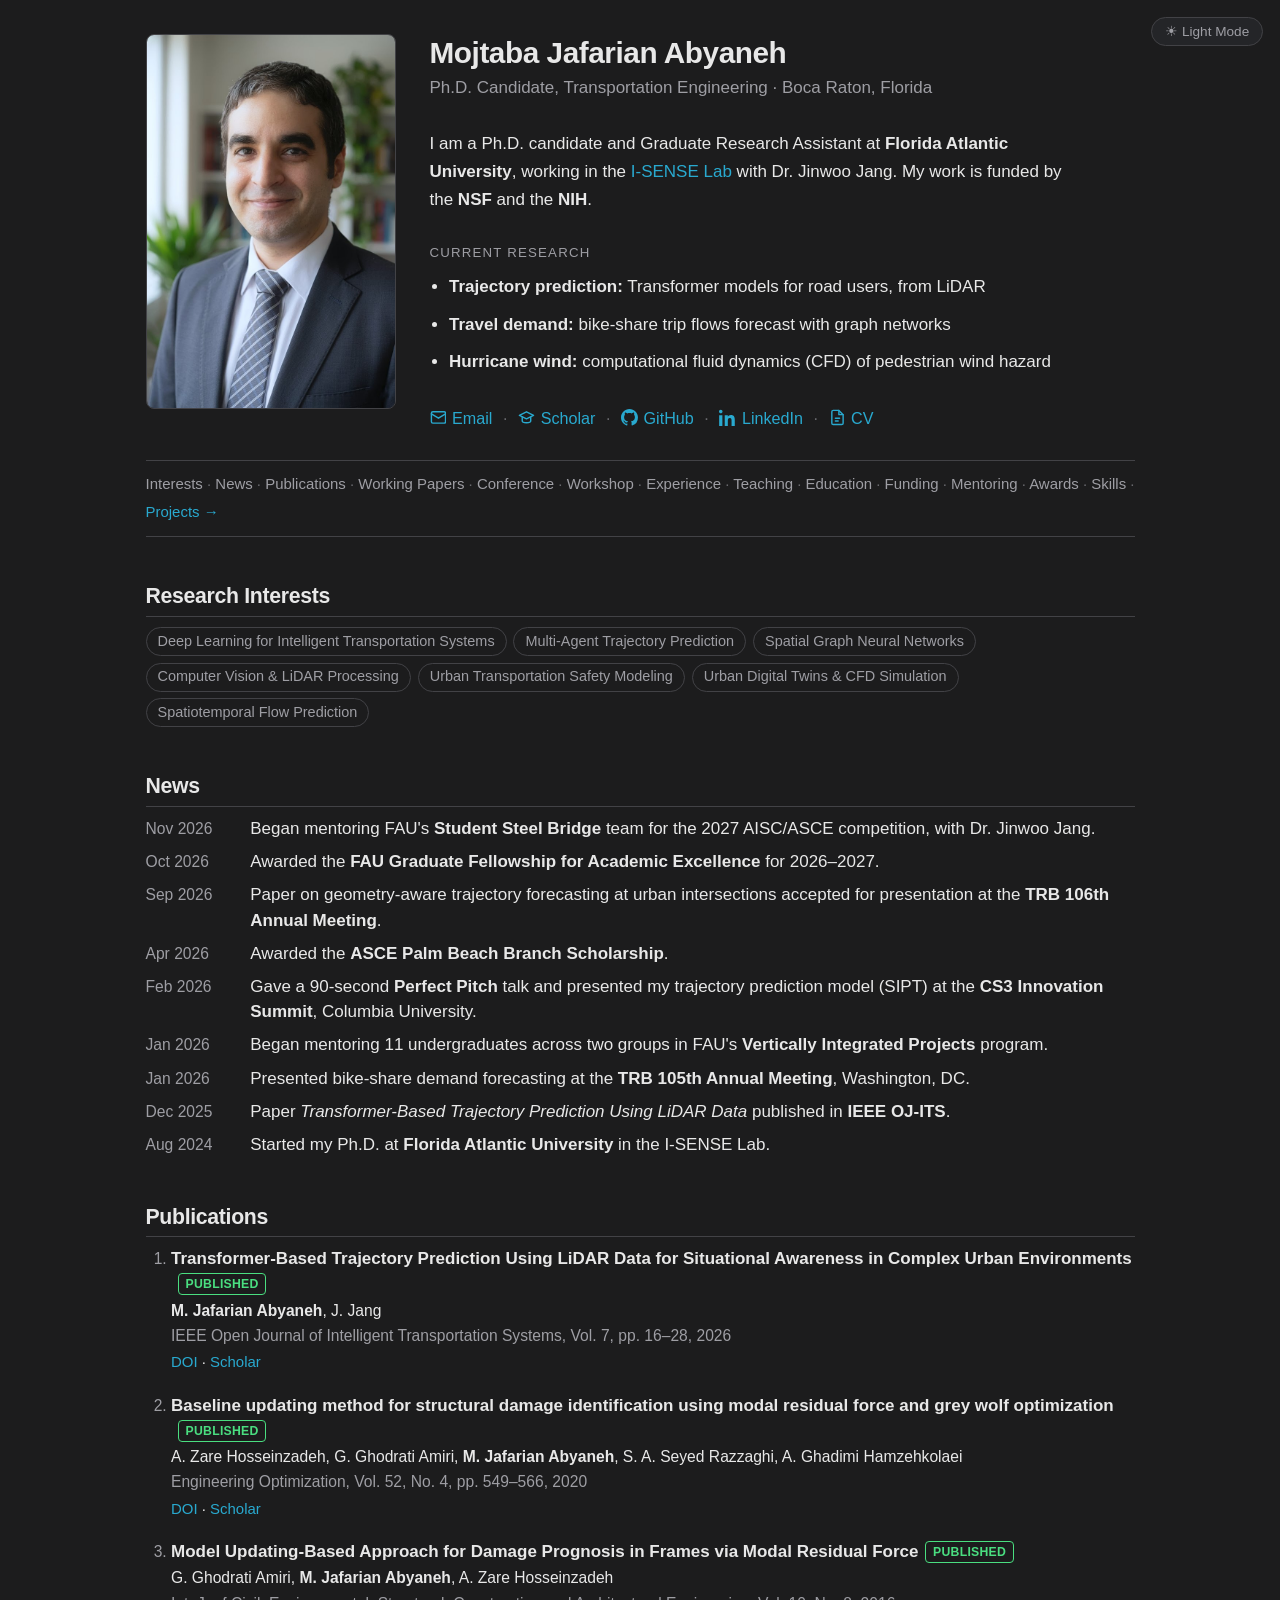
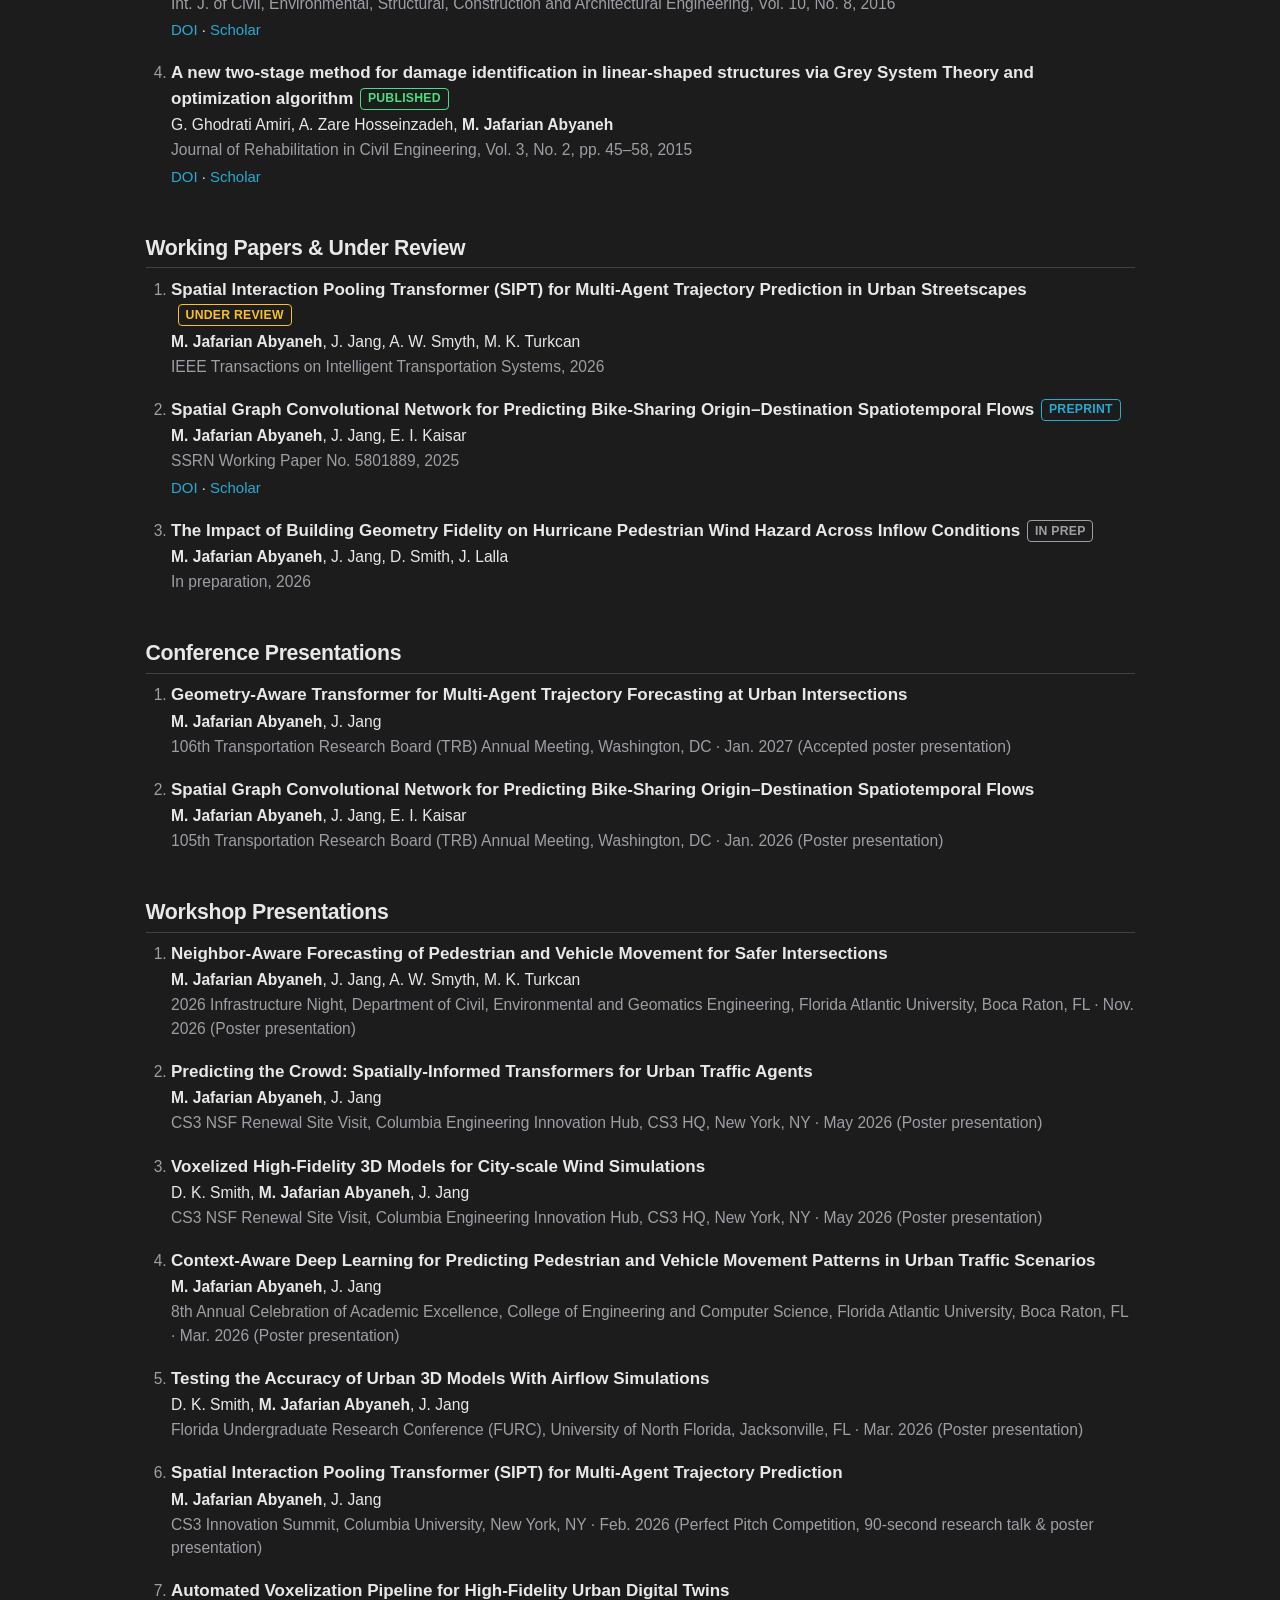
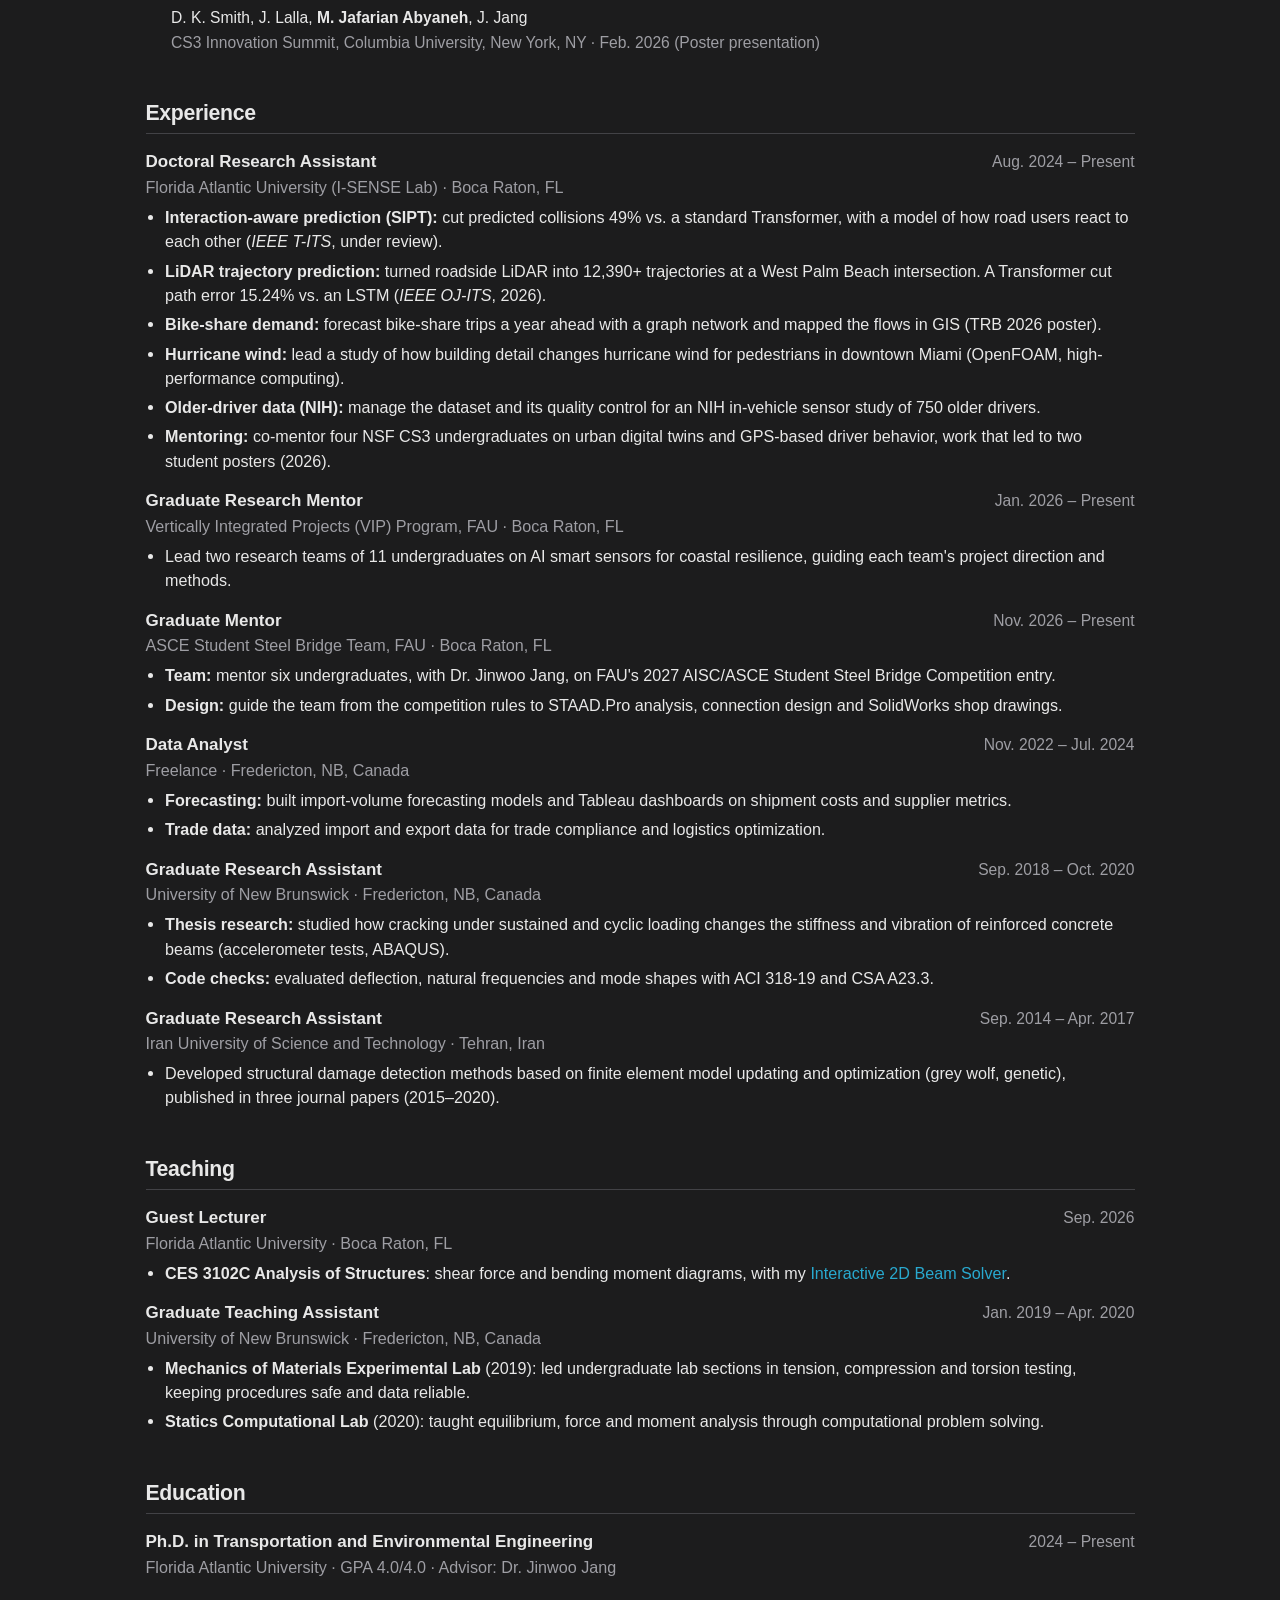
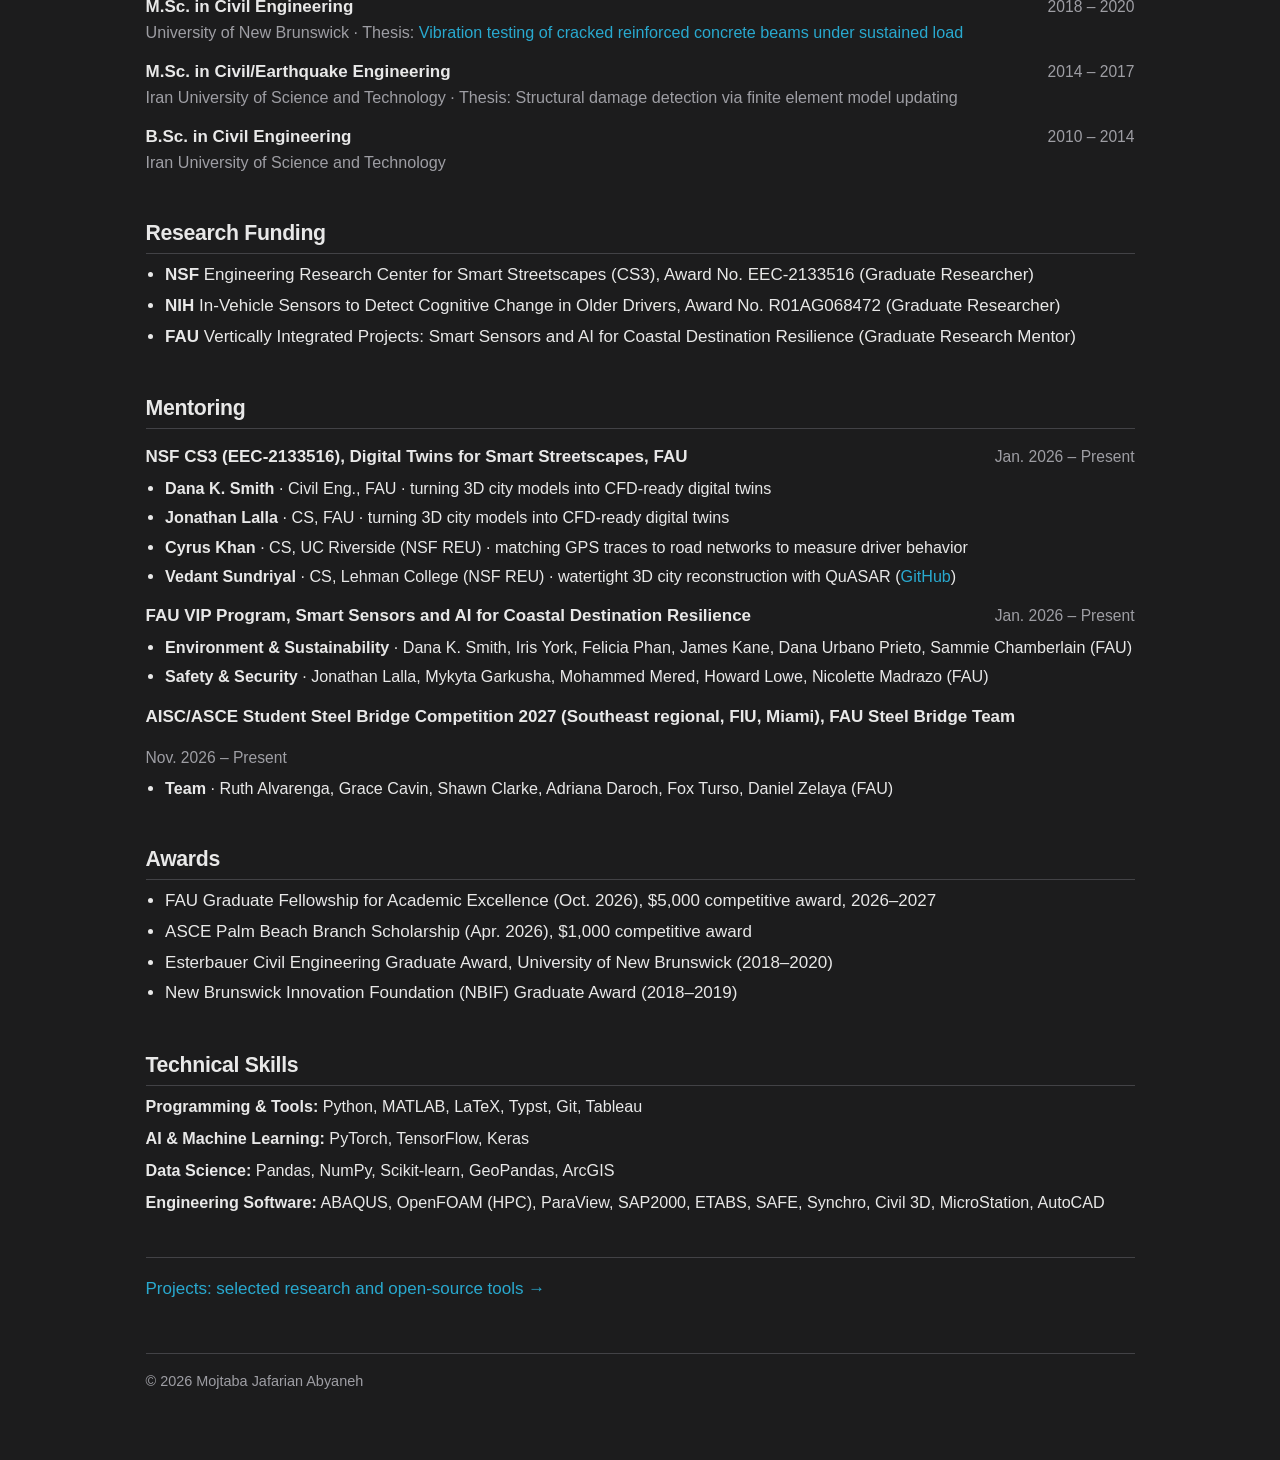
<file: cv/index.html>
<!doctype html>
<html lang="en">
  <head>
    <meta charset="UTF-8" />
    <title>CV | Mojtaba Jafarian Abyaneh</title>
    <link rel="canonical" href="https://mojtaba-ja.github.io/" />
    <meta name="robots" content="noindex, follow" />
    <meta http-equiv="refresh" content="0; url=https://mojtaba-ja.github.io/" />
  </head>
  <body>
    <p>The CV is on the <a href="https://mojtaba-ja.github.io/">home page</a>, and as a
      <a href="https://mojtaba-ja.github.io/assets/cv.pdf">PDF</a>.</p>
  </body>
</html>
</file>
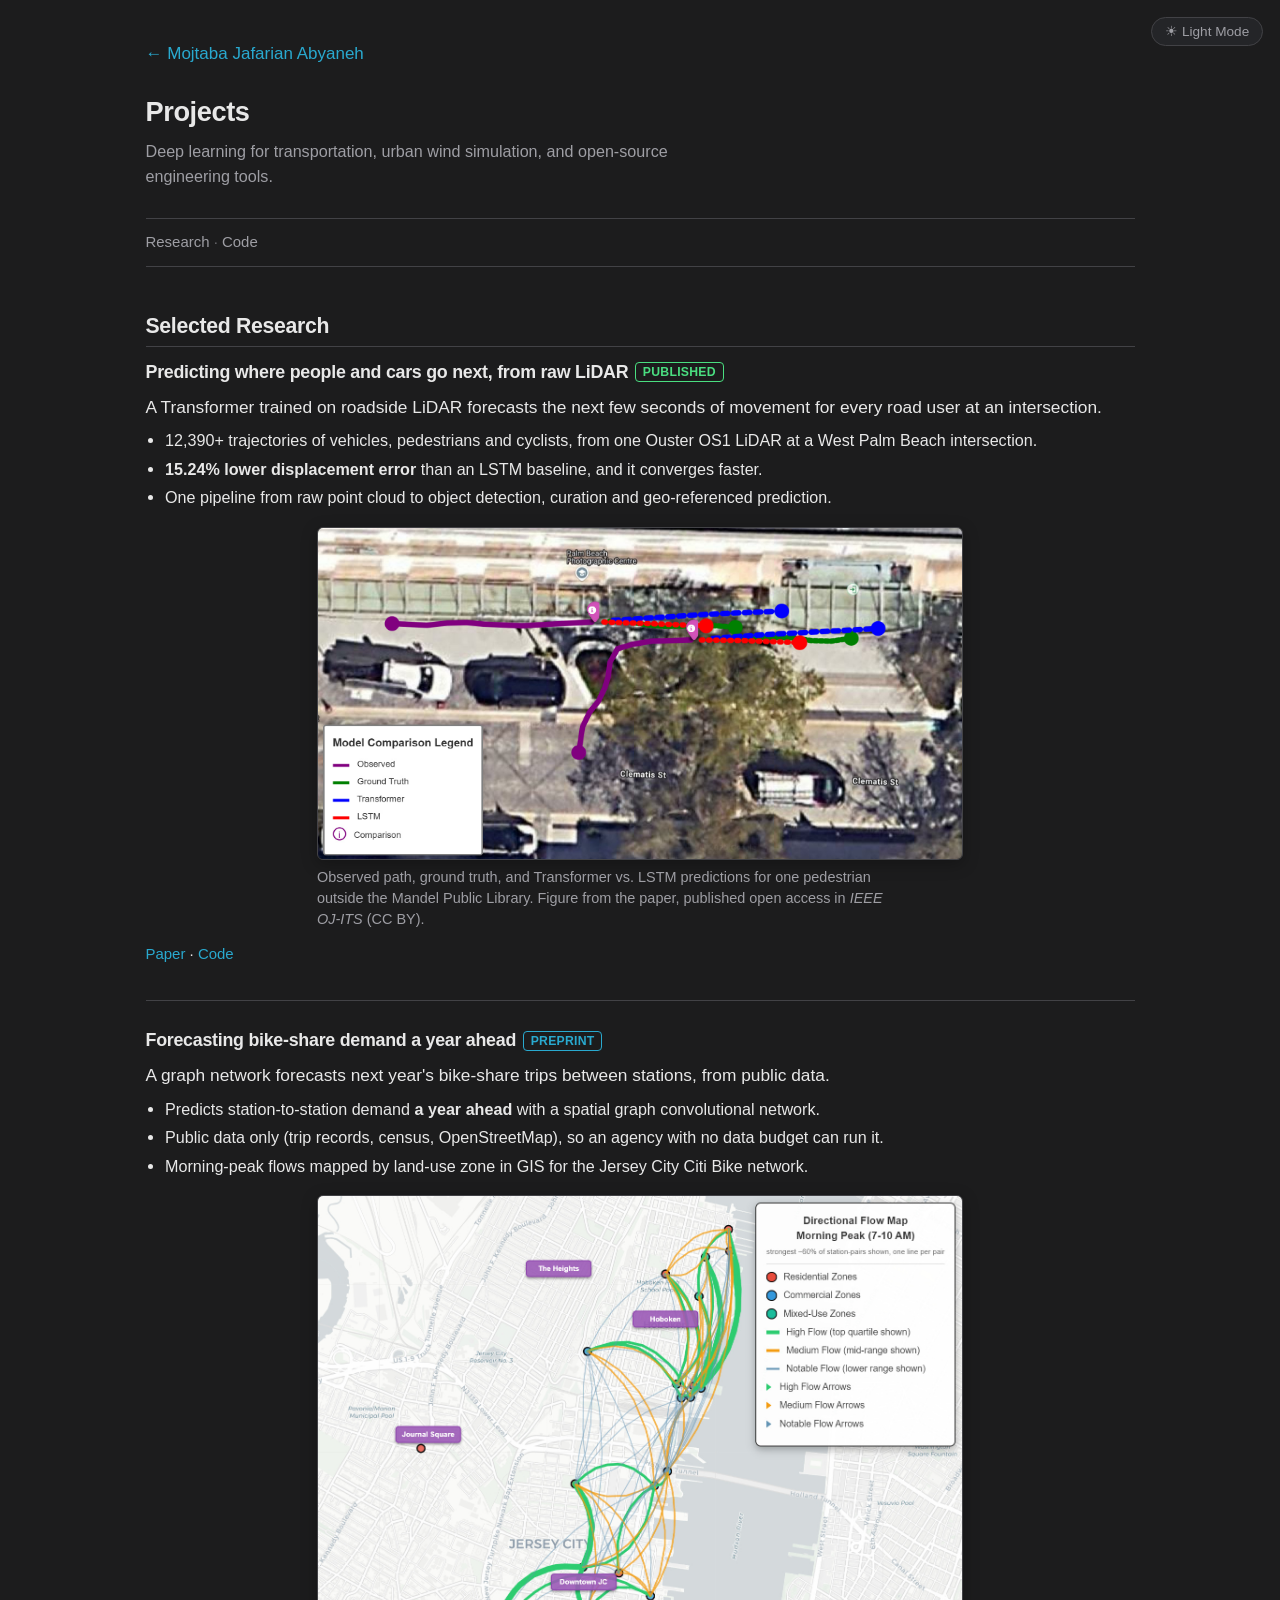
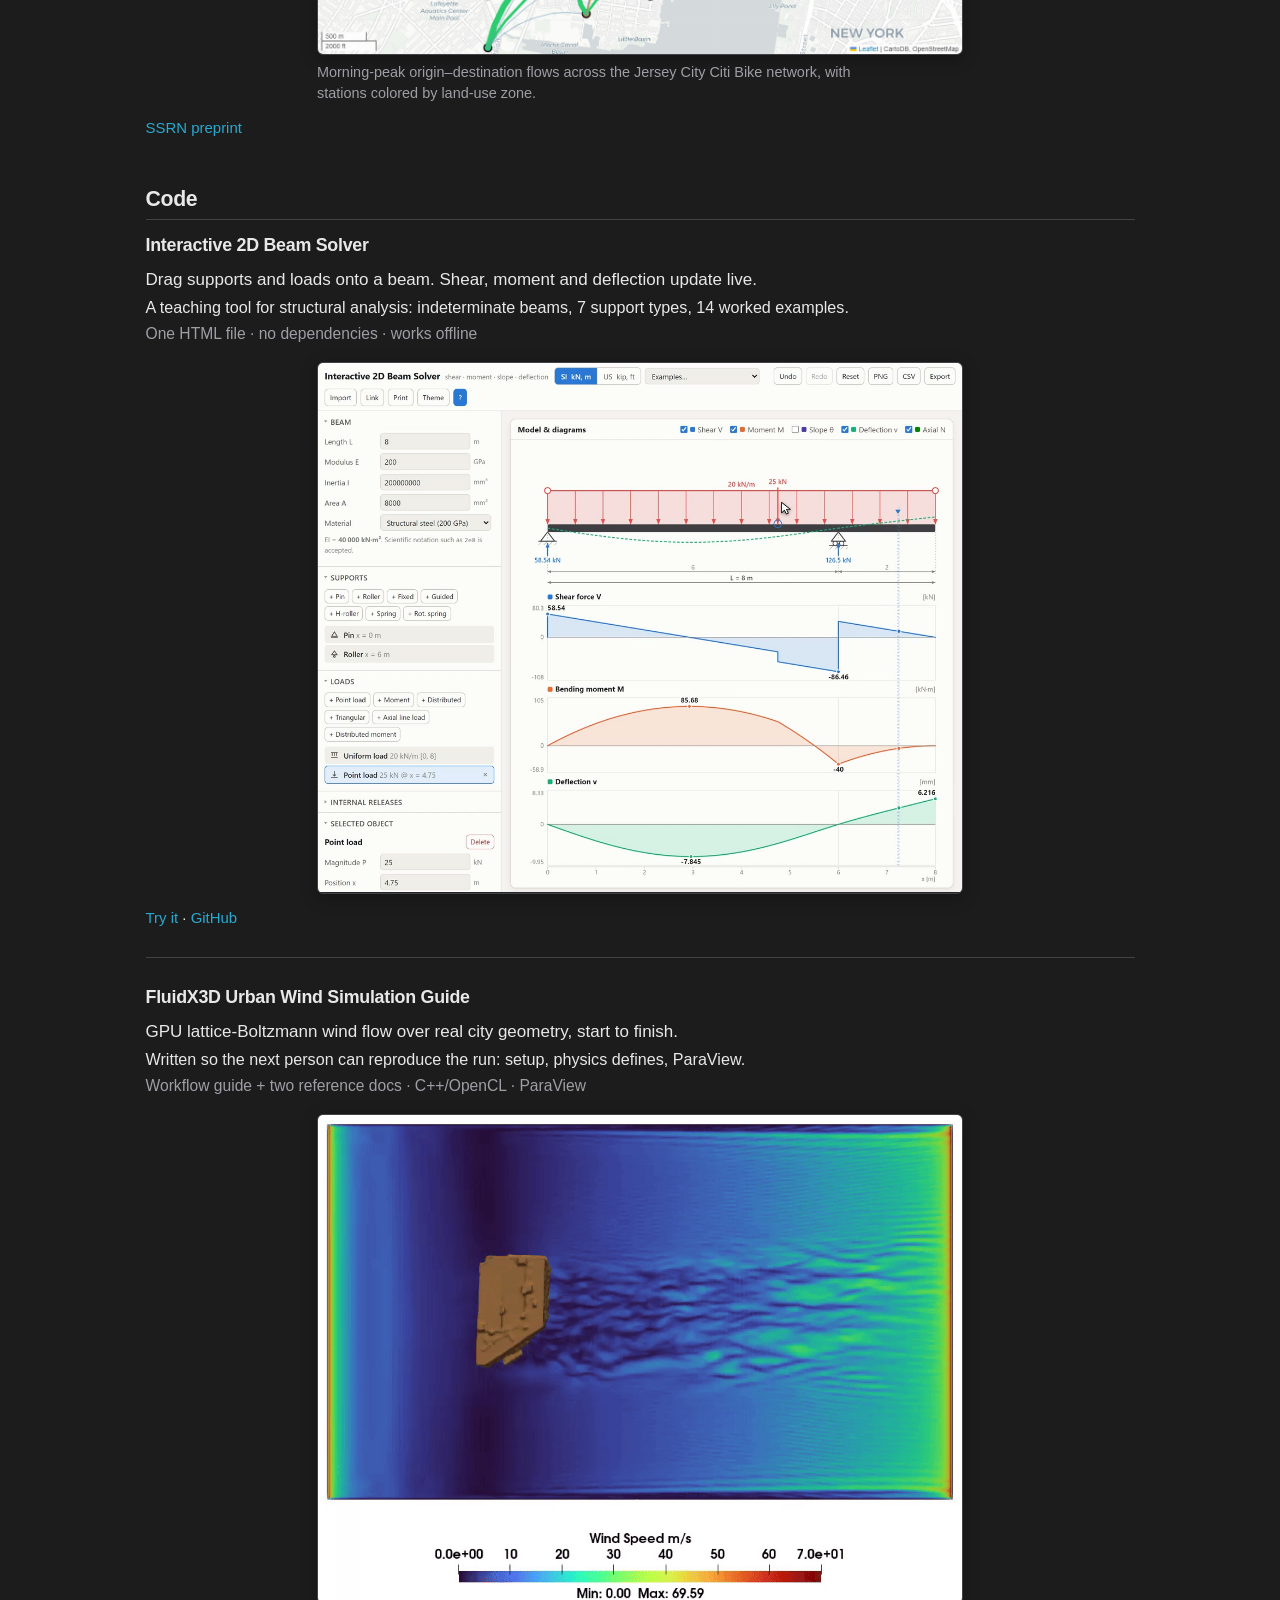
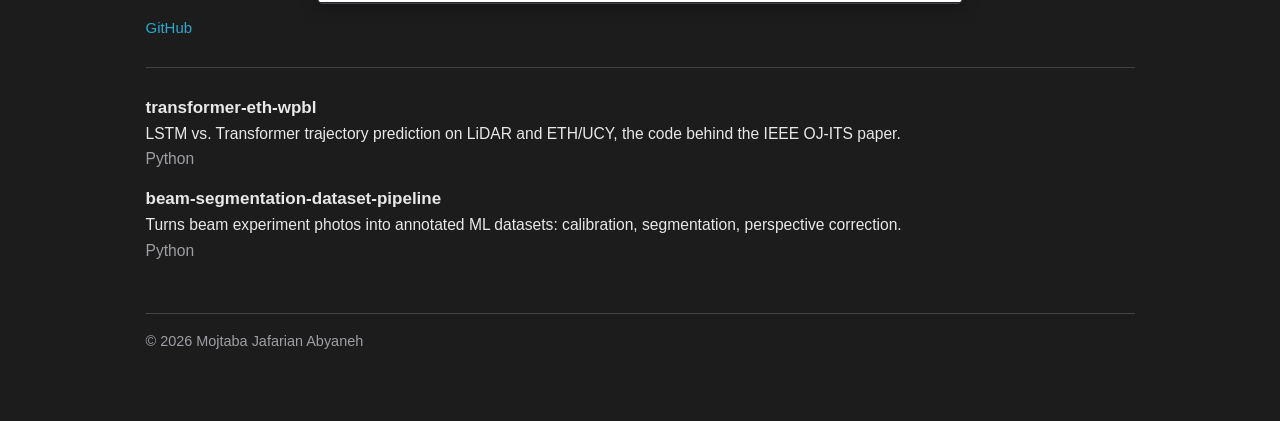
<file: projects/index.html>
<!doctype html>
<html lang="en">
  <head>
    <meta charset="UTF-8" />
    <meta name="viewport" content="width=device-width, initial-scale=1.0" />

    <title>Projects | Mojtaba Jafarian Abyaneh</title>
    <meta name="description" content="Research projects and open-source tools by Mojtaba Jafarian Abyaneh: trajectory prediction from LiDAR, bike-share demand forecasting, urban wind simulation, and an interactive structural analysis solver." />
    <meta name="author" content="Mojtaba Jafarian Abyaneh" />
    <meta name="robots" content="index, follow, max-image-preview:large" />
    <link rel="canonical" href="https://mojtaba-ja.github.io/projects/" />
    <meta name="google-site-verification" content="B2QqojRW1LKfEUjStZuc9L0hT_cprjbRgYsFQrWjpzM" />
    <meta name="msvalidate.01" content="AF2042ABB00E720DFEB8D8479C84F0A4" />


    <meta property="og:type" content="website" />
    <meta property="og:site_name" content="Mojtaba Jafarian Abyaneh" />
    <meta property="og:title" content="Projects | Mojtaba Jafarian Abyaneh" />
    <meta property="og:description" content="Research projects and open-source tools by Mojtaba Jafarian Abyaneh: trajectory prediction from LiDAR, bike-share demand forecasting, urban wind simulation, and an interactive structural analysis solver." />
    <meta property="og:url" content="https://mojtaba-ja.github.io/projects/" />
    <meta property="og:image" content="https://mojtaba-ja.github.io/assets/profile.jpg" />
    <meta name="twitter:card" content="summary" />
    <meta name="twitter:title" content="Projects | Mojtaba Jafarian Abyaneh" />
    <meta name="twitter:description" content="Research projects and open-source tools by Mojtaba Jafarian Abyaneh: trajectory prediction from LiDAR, bike-share demand forecasting, urban wind simulation, and an interactive structural analysis solver." />
    <meta name="twitter:image" content="https://mojtaba-ja.github.io/assets/profile.jpg" />

    <link rel="icon" type="image/png" sizes="192x192" href="../assets/favicon.png?v=98e14004" />
    <link rel="apple-touch-icon" href="../assets/favicon.png?v=98e14004" />
    <link rel="stylesheet" href="../assets/style.css?v=04615970" />

    <script type="application/ld+json">
{
  "@context": "https://schema.org",
  "@type": "Person",
  "name": "Mojtaba Jafarian Abyaneh",
  "alternateName": [
    "Mojtaba Jafarian",
    "M. Jafarian Abyaneh"
  ],
  "url": "https://mojtaba-ja.github.io/",
  "image": "https://mojtaba-ja.github.io/assets/profile.jpg",
  "jobTitle": "Ph.D. Candidate, Transportation Engineering",
  "homeLocation": {
    "@type": "Place",
    "name": "Boca Raton, Florida"
  },
  "description": "I am a Ph.D. candidate and Graduate Research Assistant at Florida Atlantic University, working in the I-SENSE Lab with Dr. Jinwoo Jang. My work is funded by the NSF and the NIH.",
  "affiliation": {
    "@type": "CollegeOrUniversity",
    "name": "Florida Atlantic University",
    "url": "https://www.fau.edu/"
  },
  "alumniOf": [
    {
      "@type": "CollegeOrUniversity",
      "name": "University of New Brunswick"
    },
    {
      "@type": "CollegeOrUniversity",
      "name": "Iran University of Science and Technology"
    }
  ],
  "knowsAbout": [
    "Deep Learning for Intelligent Transportation Systems",
    "Multi-Agent Trajectory Prediction",
    "Spatial Graph Neural Networks",
    "Computer Vision & LiDAR Processing",
    "Urban Transportation Safety Modeling",
    "Urban Digital Twins & CFD Simulation",
    "Spatiotemporal Flow Prediction"
  ],
  "sameAs": [
    "https://scholar.google.com/citations?user=VOvMEmIAAAAJ&hl=en",
    "https://github.com/mojtaba-ja",
    "https://linkedin.com/in/mojtaba-ja",
    "https://orcid.org/0009-0006-0556-5520"
  ]
}
    </script>

    <script>
      // Apply the saved theme before first paint, so the page never flashes.
      (function () {
        try {
          var t = localStorage.getItem("theme");
          if (t === "light" || t === "dark")
            document.documentElement.setAttribute("data-theme", t);
        } catch (e) {}
      })();
    </script>
  </head>

  <body>
    <button id="theme-toggle" type="button">
      <span class="when-dark">&#9728;&#65038; Light Mode</span>
      <span class="when-light">&#9789; Dark Mode</span>
    </button>
    <main class="container">

    <header class="pagehead">
      <p class="paper-back"><a href="../">&larr; Mojtaba Jafarian Abyaneh</a></p>
      <h1>Projects</h1>
      <p class="muted">Deep learning for transportation, urban wind simulation,
        and open-source engineering tools.</p>
    </header>
<nav class="sectionnav" aria-label="Sections"><a href="#research">Research</a><span class="sep"> &middot; </span><a href="#code">Code</a></nav>
<section id="research"><h2>Selected Research</h2>
      <article class="project">
        <h3>Predicting where people and cars go next, from raw LiDAR<span class="badge badge-published">Published</span></h3>
        <p class="hook">A Transformer trained on roadside LiDAR forecasts the next few seconds of movement for every road user at an intersection.</p>
        <ul class="points"><li>12,390+ trajectories of vehicles, pedestrians and cyclists, from one Ouster OS1 LiDAR at a West Palm Beach intersection.</li><li><strong>15.24% lower displacement error</strong> than an LSTM baseline, and it converges faster.</li><li>One pipeline from raw point cloud to object detection, curation and geo-referenced prediction.</li></ul>
        
        <figure class="fig">
          <img src="../assets/img/lidar-trajectory-prediction.jpg" alt="Aerial map of Clematis Street, West Palm Beach, with a pedestrian's observed path, the ground-truth continuation, and the Transformer and LSTM predicted paths drawn as colored tracks." width="1765" height="909" loading="lazy" decoding="async">
          <figcaption>Observed path, ground truth, and Transformer vs. LSTM predictions for one
        pedestrian outside the Mandel Public Library. Figure from the paper, published open
        access in <em>IEEE OJ-ITS</em> (CC BY).</figcaption>
        </figure>
        <div class="pub-links"><a href="https://doi.org/10.1109/OJITS.2025.3640002" target="_blank" rel="noopener noreferrer">Paper</a><span class="sep"> &middot; </span><a href="https://github.com/mojtaba-ja/transformer-eth-wpbl" target="_blank" rel="noopener noreferrer">Code</a></div>
      </article>
      <article class="project">
        <h3>Forecasting bike-share demand a year ahead<span class="badge badge-preprint">Preprint</span></h3>
        <p class="hook">A graph network forecasts next year's bike-share trips between stations, from public data.</p>
        <ul class="points"><li>Predicts station-to-station demand <strong>a year ahead</strong> with a spatial graph convolutional network.</li><li>Public data only (trip records, census, OpenStreetMap), so an agency with no data budget can run it.</li><li>Morning-peak flows mapped by land-use zone in GIS for the Jersey City Citi Bike network.</li></ul>
        
        <figure class="fig">
          <img src="../assets/img/bikeshare-od-flows.jpg" alt="Map of Jersey City and Hoboken with curved lines between bike-share stations, thickness and color showing the strength of morning-peak origin–destination flows." width="1375" height="978" loading="lazy" decoding="async">
          <figcaption>Morning-peak origin–destination flows across the Jersey City Citi Bike network,
        with stations colored by land-use zone.</figcaption>
        </figure>
        <div class="pub-links"><a href="https://papers.ssrn.com/sol3/papers.cfm?abstract_id=5801889" target="_blank" rel="noopener noreferrer">SSRN preprint</a></div>
      </article></section>
<section id="code"><h2>Code</h2>
      <article class="tool">
        <h3>Interactive 2D Beam Solver</h3>
        <p class="hook">Drag supports and loads onto a beam. Shear, moment and deflection update live.</p>
        <div class="tool-note">A teaching tool for structural analysis: indeterminate beams, 7 support types, 14 worked examples.</div>
        <div class="pub-venue">One HTML file &middot; no dependencies &middot; works offline</div>
        <figure class="fig">
          <video class="demo" src="../assets/img/beam-solver-demo.mp4" poster="../assets/img/beam-solver-poster.jpg"
            width="1180" height="970" aria-label="Screen recording: a support is dragged along a beam to create an overhang, a point load is dropped on, and a section marker sweeps across the shear, moment and deflection diagrams as they update."
            autoplay muted loop playsinline preload="metadata"></video>
        </figure>
        <div class="pub-links"><a href="https://mojtaba-ja.github.io/interactive-2d-beam-solver/" target="_blank" rel="noopener noreferrer">Try it</a><span class="sep"> &middot; </span><a href="https://github.com/mojtaba-ja/interactive-2d-beam-solver" target="_blank" rel="noopener noreferrer">GitHub</a></div>
      </article>
      <article class="tool">
        <h3>FluidX3D Urban Wind Simulation Guide</h3>
        <p class="hook">GPU lattice-Boltzmann wind flow over real city geometry, start to finish.</p>
        <div class="tool-note">Written so the next person can reproduce the run: setup, physics defines, ParaView.</div>
        <div class="pub-venue">Workflow guide + two reference docs &middot; C++/OpenCL &middot; ParaView</div>
        <figure class="fig">
          <video class="demo" src="../assets/img/urban-wind-demo.mp4" poster="../assets/img/urban-wind-poster.jpg"
            width="904" height="684" aria-label="Simulated wind speed at pedestrian level around a building in West Palm Beach: fast flow at the edges of the domain, a slow wake trailing downwind of the block, with a color bar from 0 to 70 meters per second."
            autoplay muted loop playsinline preload="metadata"></video>
        </figure>
        <div class="pub-links"><a href="https://github.com/mojtaba-ja/fluidx3d-wind-simulation-guide" target="_blank" rel="noopener noreferrer">GitHub</a></div>
      </article><ul class="repos">
        <li>
          <div class="pub-title"><a href="https://github.com/mojtaba-ja/transformer-eth-wpbl" target="_blank" rel="noopener noreferrer">transformer-eth-wpbl</a></div>
          <div class="pub-authors">LSTM vs. Transformer trajectory prediction on LiDAR and ETH/UCY, the code behind the IEEE OJ-ITS paper.</div>
          <div class="pub-venue">Python</div>
        </li>
        <li>
          <div class="pub-title"><a href="https://github.com/mojtaba-ja/beam-segmentation-dataset-pipeline" target="_blank" rel="noopener noreferrer">beam-segmentation-dataset-pipeline</a></div>
          <div class="pub-authors">Turns beam experiment photos into annotated ML datasets: calibration, segmentation, perspective correction.</div>
          <div class="pub-venue">Python</div>
        </li></ul></section>
<footer>&copy; 2026 Mojtaba Jafarian Abyaneh</footer>
    </main>
    <script src="../assets/site.js?v=24590b5b"></script>
  </body>
</html>
</file>
<file: assets/style.css>
/* ============================================================
   Palette. Change the accent in one place: --link.
   ============================================================ */
/* Dark is the default for everyone. The toggle switches to light and the
   choice is remembered.

   To follow the visitor's OS setting instead, wrap the light block below in
   @media (prefers-color-scheme: light) and change its selector to
   :root:not([data-theme="dark"]). */
:root {
  --bg:      #1c1c1d;
  --text:    #e8e8e8;
  --muted:   #9e9ea4;
  --rule:    #424246;
  --link:    #29a9cf;
  --sep:     #68686d;
  --card:    #242528;

  color-scheme: dark;
  font-synthesis: none;
  text-rendering: optimizeLegibility;
  -webkit-font-smoothing: antialiased;
  -moz-osx-font-smoothing: grayscale;
  font-family: -apple-system, BlinkMacSystemFont, "Segoe UI", Helvetica, Arial, sans-serif;
  font-size: 17px;
  font-weight: 400;
  line-height: 1.5;
}

/* Light (Neutral Soft Stone), applied when the visitor picks it.
   Low-glare stone paper (~82.2% of pure white) with zero blue/yellow cast.
   Contrast against #eaeae8, WCAG AA needs 4.5:1 for body text:
     text  #181818  14.7:1   muted #555553  6.2:1   link #0056a3  6.1:1  */
:root[data-theme="light"] {
  --bg:      #eaeae8;
  --text:    #181818;
  --muted:   #555553;
  --rule:    #cfcfcc;
  --link:    #0056a3;
  --sep:     #878784;
  --card:    #dfdfdc;
  color-scheme: light;
}
:root[data-theme="light"] figure.fig img,
:root[data-theme="light"] .stat,
:root[data-theme="light"] video.demo {
  box-shadow: none;
}

* { box-sizing: border-box; }

html, body { width: 100%; }

body {
  margin: 0;
  color: var(--text);
  background-color: var(--bg);
  transition: background-color .15s ease, color .15s ease;
}

/* The page column. 1040px, not the full window: on a wide monitor an uncapped
   line of 17px text runs past 200 characters and the eye loses its place
   returning to the start of the next line. The margins are not waste — they are
   what keeps the measure readable. 1040 is as wide as this layout goes before
   the entry rows (role left, dates right) pull too far apart. */
.container {
  max-width: 1040px;
  width: 100%;
  margin: 0 auto;
  padding: 2rem 1.5rem 4rem;
}

/* Reading measure. The 780px column is right for structure — publication
   entries, news with its date gutter, roles with right-aligned dates. But
   at 17px that column runs ~100 characters per line, and comfortable prose
   is 65–75. So running text gets its own narrower measure while the page
   keeps its width. */
:root { --measure: 34rem; }   /* rem, so it is the same width everywhere */

/* THE WIDTH RULE, and there are only two tiers.

   PARAGRAPHS take the reading measure (~72 characters) — the bio, an abstract,
   a figure caption. Read line after line, past about 75 characters the eye
   stops reliably finding the start of the next line, so the cap earns its keep.
   There are only three of them, and two sit under or beside an image, where a
   narrower text block is the normal convention anyway.

   EVERYTHING ELSE takes the full column: awards, grants, publication entries,
   skills lines, roster names, news items, and the experience and teaching
   bullets. Once those bullets were tightened to a line each, capping them only
   forced a wrap that was not there — a one-line entry has no return sweep to
   protect, and the short second line left the column visibly ragged against
   the full-width heading above it.

   If you add a section: is it a paragraph someone reads through? Add it above.
   Anything else, add nothing — the column is the default. */
.abstract p,
figure.fig figcaption {
  max-width: var(--measure);
}

/* A skills row is NOT prose. It is a labelled, comma-separated list that gets
   scanned, so the 65–75 character rule does not apply — and capping it made
   lines wrap mid-list with half the column empty beside them. */
.skill-row { max-width: none; }

/* ---------- Typography ---------- */
a { color: var(--link); text-decoration: none; }
a:hover { text-decoration: underline; }

h1, h2, h3, h4 { color: var(--text); font-weight: 700; letter-spacing: -.015em; }

h2 {
  font-size: 1.25rem;
  border-bottom: 1px solid var(--rule);
  margin-top: 2.6rem;
  margin-bottom: .5rem;
  padding-bottom: 3px;
}

p { margin: .4rem 0; }

.muted { color: var(--muted); }

/* ---------- Header ---------- */
header.masthead {
  display: flex;
  gap: 2rem;
  align-items: flex-start;
  flex-wrap: wrap;
}

header.masthead img.avatar {
  width: 250px;
  height: 375px;         /* 2:3, the source photo's own ratio */
  object-fit: cover;
  object-position: 50% 22%;
  border: 1px solid var(--rule);
  border-radius: 8px;
  flex-shrink: 0;
}

header.masthead .identity { flex: 1 1 340px; }

/* Line spacing here is 1.62 × 17px ≈ 28px, so block margins are 1.75rem (30px)
   — just over it. At the old .4rem the masthead read as one undifferentiated
   mass. Raise the line-height and these must follow. */
header.masthead .identity p {
  max-width: 38rem;
  margin: 1.75rem 0;
  line-height: 1.62;
}

/* Deliberately NOT bold: the bullets below open with bold labels, and a bold
   heading over bold labels is four bold things with no hierarchy. Set apart by
   KIND instead — muted, smaller, letter-spaced caps. */
header.masthead .identity .lede-title {
  margin: 1.75rem 0 .55rem;
  font-weight: 400;
  font-size: .78rem;
  letter-spacing: .09em;
  text-transform: uppercase;
  color: var(--muted);
}
/* A title belongs to what follows it: full gap above, small gap below. */
header.masthead .identity .lede-title + ul.lede-points { margin-top: 0; }

header.masthead .identity ul.lede-points {
  max-width: 38rem;
  margin: 1.75rem 0;
  padding-left: 1.15rem;
  line-height: 1.62;
}
/* Bullets sit closer to each other (.6rem) than the list does to its neighbours
   (1.75rem). That difference is what makes them read as one group of three
   rather than three loose lines. */
header.masthead .identity ul.lede-points li { margin: .6rem 0; }

header.masthead h1 {
  margin: 0 0 4px 0;
  font-size: 1.75rem;
  line-height: 1.25;
}

.subtitle { color: var(--muted); margin-bottom: .75rem; }

/* A flex row so the space on each side of every dot is identical — the links
   were reading as one run-on string because the gap between them was barely
   wider than the gap between an icon and its own label. The horizontal gap is
   .62rem against the .35em inside each link, so each icon now clearly belongs
   to the word beside it. */
.linkrow {
  display: flex;
  flex-wrap: wrap;
  align-items: center;
  gap: .3rem .62rem;
  margin-top: .9rem;
  font-size: .95rem;
}
.linkrow .sep { color: var(--sep); }

/* Icon beside its label, never instead of it. The icon gives the row shape at a
   glance; the word is what tells someone what they are clicking, which matters
   most for the two marks nobody reliably recognises — Scholar and the CV. */
.linkrow a {
  display: inline-flex;
  align-items: center;
  gap: .35em;
  white-space: nowrap;
}
.linkrow svg {
  width: 1.05em;
  height: 1.05em;
  flex: none;
  /* Optical centring: the cap-height of the label sits a little above the
     mathematical middle of the line box. */
  margin-top: -.08em;
}

/* ---------- Section jump nav ----------
   Deliberately muted: this row is a map of the page, not part of the content.
   The masthead's links sit directly above it in the accent color, so two rows
   of dot-separated links never read as the same kind of thing. */
.sectionnav {
  margin-top: 1.75rem;
  padding: .55rem 0;
  border-top: 1px solid var(--rule);
  border-bottom: 1px solid var(--rule);
  font-size: .88rem;
  line-height: 1.9;
}
.sectionnav a { color: var(--muted); }
.sectionnav a:hover { color: var(--link); }
.sectionnav .sep { color: var(--sep); }

/* Jumping to a section should not park its heading flush against the edge. */
section[id] { scroll-margin-top: 1rem; }
html { scroll-behavior: smooth; }
@media (prefers-reduced-motion: reduce) { html { scroll-behavior: auto; } }

/* ---------- Theme toggle ----------
   The button carries BOTH labels; CSS shows whichever matches the current
   theme. That way the right words are on screen before any JavaScript runs,
   so the label can never flash the wrong state. The text names what you will
   GET if you click, not what you are looking at now. */
#theme-toggle {
  position: fixed;
  top: 1rem;
  right: 1rem;
  z-index: 10;
  display: inline-flex;
  align-items: center;
  gap: .4rem;
  padding: .4rem .75rem;
  border: 1px solid var(--rule);
  border-radius: 999px;
  background: var(--card);
  color: var(--muted);
  font-family: inherit;
  font-size: .8rem;
  font-weight: 500;
  line-height: 1;
  white-space: nowrap;
  cursor: pointer;
  transition: color .15s ease, border-color .15s ease, background-color .15s ease;
}
#theme-toggle:hover { color: var(--text); border-color: var(--sep); }
#theme-toggle:focus-visible { outline: 2px solid var(--link); outline-offset: 2px; }

/* Default (dark) shows the "go light" label; light shows the "go dark" one. */
#theme-toggle .when-light { display: none; }
:root[data-theme="light"] #theme-toggle .when-dark { display: none; }
:root[data-theme="light"] #theme-toggle .when-light { display: inline; }

/* ---------- Generic lists ---------- */
ul { padding-left: 1.15rem; margin: .5rem 0; }
li { margin: .3rem 0; }

ul.plain { list-style: none; padding-left: 0; }

/* ---------- Interests as inline tags ---------- */
.tags { display: flex; flex-wrap: wrap; gap: .4rem; margin-top: .6rem; }
.tag {
  font-size: .85rem;
  color: var(--muted);
  border: 1px solid var(--rule);
  border-radius: 999px;
  padding: .15rem .65rem;
}

/* ---------- Publications ----------
   Numbered, because the CV numbers them and the two should read the same way —
   and because a number gives each entry an anchor ("the third one") and tells a
   reader how many there are without counting. The number also buys a hanging
   indent for free: a title that wraps lines up under itself instead of running
   back to the margin, so the eye can see where one entry stops and the next
   begins. */
ol.pubs {
  list-style: decimal;
  /* Same indent as every other list on the page (1.15rem) plus room for the
     number. It was 2.1rem, which set the publications further in than anything
     around them and made the section look like a quotation. */
  padding-left: 1.5rem;
  margin: .5rem 0;
}
ol.pubs > li { margin: 0 0 1.1rem 0; }
/* The number is scaffolding, not content: it sits back in the muted ink so it
   orders the list without competing with the titles. */
ol.pubs > li::marker { color: var(--muted); font-size: .92rem; }

.pub-title { font-weight: 600; }
.pub-title a { color: var(--text); }
.pub-title a:hover { color: var(--link); text-decoration: none; }

.pub-authors { font-size: .92rem; margin-top: .1rem; }
.pub-venue { color: var(--muted); font-size: .92rem; margin-top: .1rem; }
.pub-links { font-size: .88rem; margin-top: .25rem; }

.badge {
  display: inline-block;
  font-size: .72rem;
  font-weight: 600;
  letter-spacing: .02em;
  text-transform: uppercase;
  border-radius: 4px;
  padding: .05rem .4rem;
  margin-left: .4rem;
  vertical-align: 1.5px;
  border: 1px solid currentColor;
}
/* Bright inks on al-folio Dark (#1c1c1d). Contrast:
   green 9.8:1, amber 10.2:1, cyan 6.2:1 — all well past AA. */
.badge-published { color: #4ade80; }
.badge-review    { color: #fbbf24; }
.badge-revision  { color: #fbbf24; }
.badge-preprint  { color: #29a9cf; }
.badge-prep      { color: var(--muted); }

/* Deep inks on Neutral Soft Stone (#eaeae8). Contrast (on bg / card):
   green 5.6:1 / 5.1:1, amber 5.5:1 / 5.0:1, blue 6.1:1 / 5.5:1. */
:root[data-theme="light"] .badge-published { color: #136932; }
:root[data-theme="light"] .badge-review    { color: #825206; }
:root[data-theme="light"] .badge-revision  { color: #825206; }
:root[data-theme="light"] .badge-preprint  { color: #0056a3; }

/* ---------- Selected research ----------
   The only section with pictures, so it gets the only card-ish treatment on
   the page: a figure, a paragraph at reading measure, and links. */
.project { margin: 1.5rem 0 2rem; }
.project:first-of-type { margin-top: .75rem; }

.project h3,
.tool h3 {
  font-size: 1.05rem;
  margin: 0 0 .6rem;
  line-height: 1.35;
}


/* Figures and demos sit centred at 38rem (~646px), not the full column. At
   full width the beam-solver recording alone filled most of a laptop viewport,
   which turns a supporting illustration into the whole screen. Every source is
   far larger than this (1180-1765px wide), so shrinking costs no sharpness —
   it just stops the media shouting over the text. */
figure.fig {
  max-width: 38rem;
  margin: 1rem auto .8rem;
}
figure.fig img {
  display: block;
  width: 100%;
  height: auto;
  border: 1px solid var(--rule);
  border-radius: 6px;
  background: var(--card);
  box-shadow: 0 4px 16px rgba(0, 0, 0, .28);
}
figure.fig figcaption {
  color: var(--muted);
  font-size: .85rem;
  line-height: 1.45;
  margin-top: .4rem;
}

/* The hook is the one line that has to land; the bullets carry the detail.
   Both stay at reading width — a bullet that wraps stops being scannable. */
.project .hook {
  font-size: 1.02rem;
  margin: 0 0 .5rem;
}
ul.points {
  margin: .35rem 0 .2rem;
  padding-left: 1.15rem;
}
ul.points li {
  font-size: .95rem;
  margin: .25rem 0;
}

/* Headline numbers for work whose figures are not public yet. Text tokens
   only — a number is not a data series and gets no colour of its own. */
.stats {
  display: flex;
  flex-wrap: wrap;
  gap: .5rem;
  margin: .8rem 0 .2rem;
}
.stat {
  flex: 1 1 9rem;
  border: 1px solid var(--rule);
  border-radius: 6px;
  background: var(--card);
  box-shadow: 0 4px 16px rgba(0, 0, 0, .28);
  padding: .55rem .75rem;
}
.stat-value { font-size: 1.25rem; font-weight: 600; line-height: 1.2; }
.stat-label { color: var(--muted); font-size: .82rem; margin-top: .15rem; }

/* A hairline between research entries. Sections already announce themselves
   with a ruled h2 — a second rule between them would make the page look like a
   spreadsheet — but two projects in a row are long blocks with nothing between
   them but air, and that is where a reader loses the boundary. */
.project + .project {
  border-top: 1px solid var(--rule);
  padding-top: 1.6rem;
}

/* The featured tool: the video is the argument, the text is the caption. */
.tool { margin: .75rem 0 1.6rem; }
.tool-note { font-size: .95rem; margin: .1rem 0 .15rem; }
/* Same hairline logic as the research entries: two demo blocks in a row need a
   boundary, the first one does not. */
.tool + .tool,
/* and the plain repo list is a peer block, so it gets the same boundary */
.tool + ul.repos { border-top: 1px solid var(--rule); padding-top: 1.6rem; }
.tool .hook { margin: .2rem 0 .15rem; }
video.demo {
  display: block;
  width: 100%;
  height: auto;
  border: 1px solid var(--rule);
  border-radius: 6px;
  background: var(--card);
  box-shadow: 0 4px 16px rgba(0, 0, 0, .28);
}

/* ---------- Code ---------- */
ul.repos { list-style: none; padding-left: 0; }
ul.repos > li { margin: 0 0 .9rem 0; }

/* ---------- News ---------- */
ul.news { list-style: none; padding-left: 0; }
ul.news li {
  display: flex;
  gap: .75rem;
  align-items: baseline;
  margin: .45rem 0;
}
ul.news .when { color: var(--muted); flex: 0 0 92px; font-size: .92rem; }
ul.news .what { flex: 1; }

/* ---------- Experience / Education ---------- */
.entry { margin: .9rem 0; }
.entry-head {
  display: flex;
  justify-content: space-between;
  gap: 1rem;
  flex-wrap: wrap;
  align-items: baseline;
}
.entry-role { font-weight: 600; }
.entry-when { color: var(--muted); font-size: .92rem; white-space: nowrap; }
.entry-org { color: var(--muted); font-size: .95rem; }
.entry ul { margin-top: .35rem; }
.entry ul li { font-size: .95rem; }

/* ---------- Skills ---------- */
.skill-row { margin: .45rem 0; font-size: .95rem; }
.skill-row .skill-group { font-weight: 600; }

/* ---------- Paper detail page ----------
   A paper page is one block of prose, so the WHOLE article shares the
   reading measure — title, authors, venue, links and abstract all end at
   the same right edge. Capping only the abstract made it look narrower
   than the heading above it. */
.paper { max-width: var(--measure); }
.paper-back { margin-bottom: 1.5rem; }
.paper h1 { font-size: 1.5rem; margin: 0 0 .35rem; }
.paper .abstract p { margin: .8rem 0; }
.abstract-source { font-size: .85rem; margin-top: 1.25rem; }

/* ---------- CV page ---------- */
.pagehead { margin-bottom: 1.25rem; }
.pagehead h1 { font-size: 1.6rem; margin: 0 0 .25rem; }
.pagehead .muted { font-size: .95rem; max-width: var(--measure); }

/* The hand-off at the foot of the homepage. It is the one link on the page
   that has to be found, so it gets a rule above it and no company. */
p.cta {
  margin-top: 2.5rem;
  padding-top: 1.1rem;
  border-top: 1px solid var(--rule);
  font-size: 1rem;
}

/* In the jump nav, the only link that leaves the page is the only coloured one. */
.sectionnav .navcv { color: var(--link); }

/* ---------- Footer ---------- */
footer {
  margin-top: 3rem;
  padding-top: 1rem;
  border-top: 1px solid var(--rule);
  color: var(--muted);
  font-size: .85rem;
}

/* ---------- Small screens ---------- */
@media (max-width: 560px) {
  :root { font-size: 16px; }
  .container { padding: 1.5rem 1.15rem 3rem; }
  header.masthead { gap: 1.25rem; }
  header.masthead img.avatar { width: 130px; height: 195px; }
  ul.news li { flex-direction: column; gap: .1rem; }
  ul.news .when { flex: none; }
  .entry-head { gap: .2rem; }
}

/* ---------- Print: give them a clean paper version ---------- */
@media print {
  #theme-toggle { display: none; }
  body { background: #fff; color: #000; }
  a { color: #000; }
}
</file>
